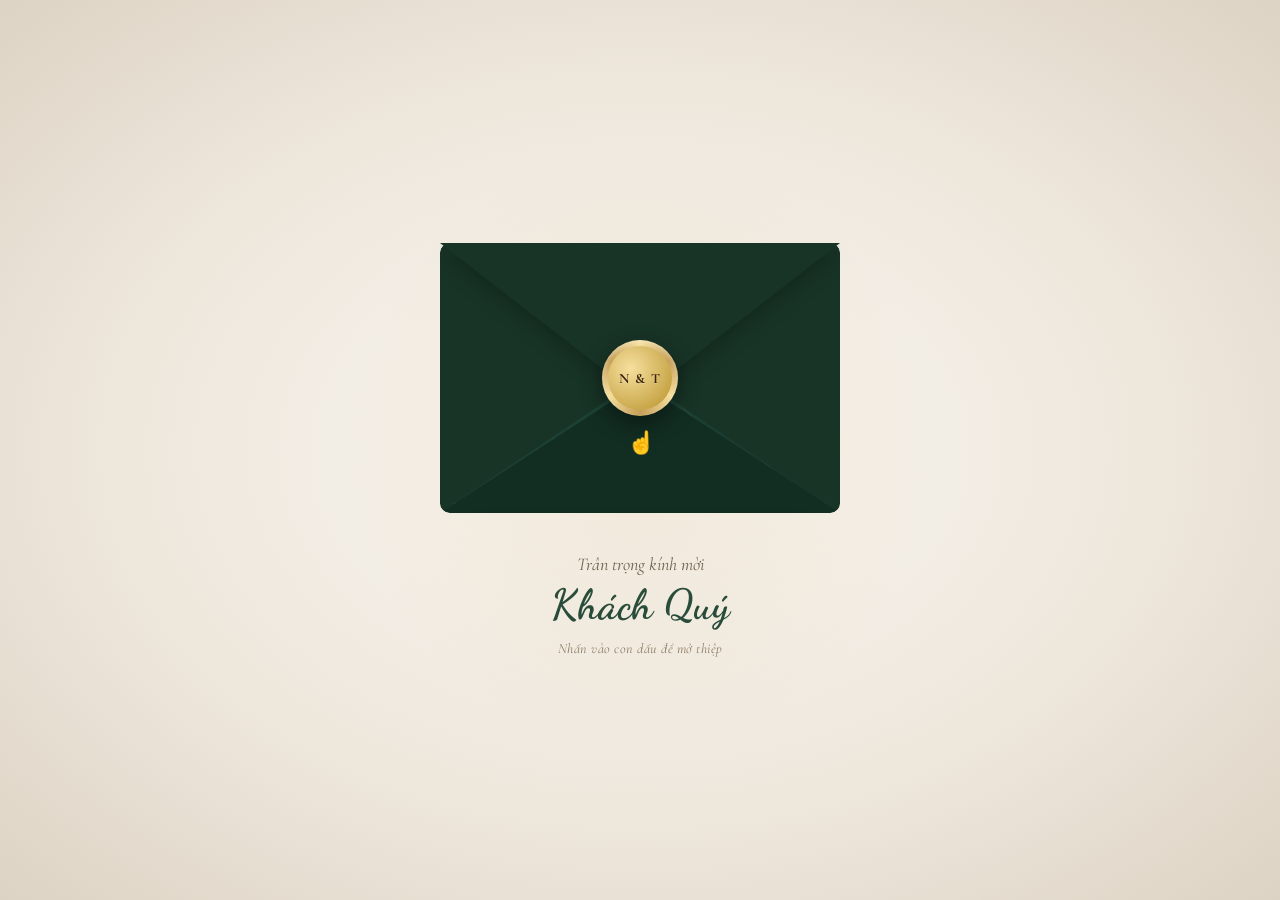
<file: index.html>
<!DOCTYPE html>
<html lang="vi">
<head>
    <meta charset="UTF-8">
    <meta name="viewport" content="width=device-width, initial-scale=1.0">
    <title>Thiệp Mời Vu Quy - Vũ Nhật & Kiều Trinh</title>
    <link href="https://fonts.googleapis.com/css2?family=Cormorant+Garamond:ital,wght@0,400;0,600;0,700;1,400;1,600&family=Montserrat:wght@400;500;600;700&family=Dancing+Script:wght@600;700&display=swap" rel="stylesheet">
    <link rel="stylesheet" href="style.css">
</head>
<body>

    <!-- THÔNG BÁO TOAST -->
    <div class="toast-notification" id="toast-msg">
        <span>✅ Đã tạo và copy link thành công! Hãy gửi cho bạn bè.</span>
    </div>

    <!-- MÀN HÌNH VỎ THIỆP ĐẸP LUNG LINH -->
    <div class="envelope-wrapper" id="envelope-screen">
        <div class="sparkles">
            <div class="sparkle s1">✨</div>
            <div class="sparkle s2">✦</div>
            <div class="sparkle s3">✨</div>
            <div class="sparkle s4">✦</div>
            <div class="sparkle s5">✨</div>
            <div class="sparkle s6">❀</div>
        </div>
        <div class="envelope-glow"></div>

        <!-- SCENE PHONG THƯ 3D CHÂN THỰC -->
        <div class="scene" id="scene">
            <div class="envelope3d" id="envelope3d">

                <!-- NẮP PHONG THƯ: nằm NGOÀI clip zone để xoay tự do -->
                <div class="env-flap-wrap" id="env-flap-wrap">
                    <div class="env-flap-front"></div>
                    <div class="env-flap-back"></div>
                </div>

                <!-- CLIP ZONE: giới hạn nội dung bên trong -->
                <div class="env-clip">
                    <div class="env-body">
                        <div class="env-pattern"></div>
                        <div class="env-left-flap"></div>
                        <div class="env-right-flap"></div>
                        <div class="env-bottom-flap"></div>
                    </div>
                    <!-- Thiệp nhỏ ẩn bên trong, trượt lên khi mở -->
                    <div class="mini-card" id="mini-card">
                        <div class="mini-card-inner">
                            <p class="mini-card-title">Trân trọng kính mời</p>
                            <div class="mini-card-name" id="mini-guest">Khách Quý</div>
                            <div class="mini-couple">Nhật &amp; Kiều Trinh</div>
                            <div class="mini-flower">✿</div>
                        </div>
                    </div>
                </div>

                <!-- CON DẤU SÁP — click để mở thiệp -->
                <div class="seal3d" id="seal3d" onclick="openInvitation()" title="Nhấn để mở thiệp">
                    <div class="seal-ring"></div>
                    <div class="seal-inner">N & T</div>
                    <!-- Gợi ý nhấn vào -->
                    <div class="tap-hint" id="tap-hint">
                        <span class="tap-finger">☝</span>
                    </div>
                </div>

            </div>
        </div>

        <div class="envelope-invite-text">
            <p class="env-title">Trân trọng kính mời</p>
            <div class="env-guest-name" id="envelope-guest">Khách Quý</div>
        </div>
        <p class="tap-label" id="tap-label">Nhấn vào con dấu để mở thiệp</p>
    </div>

    <!-- NỘI DUNG THIỆP CƯỚI CHÍNH -->
    <div class="wedding-card-container" id="main-card" style="display: none; opacity: 0;">
        <div class="wedding-card">
            <!-- Hoa văn góc trang trí -->
            <svg class="decor-top-left" viewBox="0 0 100 100" fill="none" xmlns="http://www.w3.org/2000/svg">
                <path d="M0 0C30 10 60 5 80 30C50 35 20 20 0 0Z" fill="#1E4638" opacity="0.12"/>
                <path d="M0 20C15 35 40 30 55 50C35 50 15 40 0 20Z" fill="#1E4638" opacity="0.08"/>
                <circle cx="15" cy="40" r="2.5" fill="#C5A059" opacity="0.4"/>
                <circle cx="45" cy="20" r="2" fill="#C5A059" opacity="0.4"/>
            </svg>
            <svg class="decor-top-right" viewBox="0 0 100 100" fill="none" xmlns="http://www.w3.org/2000/svg">
                <path d="M100 0C70 10 40 5 20 30C50 35 80 20 100 0Z" fill="#1E4638" opacity="0.12"/>
                <path d="M100 20C85 35 60 30 45 50C65 50 85 40 100 20Z" fill="#1E4638" opacity="0.08"/>
                <circle cx="85" cy="40" r="2.5" fill="#C5A059" opacity="0.4"/>
                <circle cx="55" cy="20" r="2" fill="#C5A059" opacity="0.4"/>
            </svg>

            <p class="invitation-title">Trân trọng kính mời</p>
            
            <div class="guest-box">
                <span id="guest-name">Khách Quý</span>
            </div>

            <p class="invitation-text">Tới dự bữa cơm thân mật<br>mừng lễ vu quy cùng gia đình chúng tôi</p>

            <div class="couple-names">
                <div class="groom">VŨ VĂN NHẬT</div>
                <div class="ampersand">&</div>
                <div class="bride">NGUYỄN THỊ KIỀU TRINH</div>
            </div>

            <!-- ẢNH CÔ DÂU CHÚ RỂ -->
            <div class="couple-photo-wrapper">
                <div class="couple-photo-frame">
                    <div class="photo-corner tl"></div>
                    <div class="photo-corner tr"></div>
                    <div class="photo-corner bl"></div>
                    <div class="photo-corner br"></div>
                    <img src="[data-uri]" alt="Ảnh cưới Vũ Nhật & Kiều Trinh" class="couple-photo" loading="lazy">
                </div>
                <p class="photo-caption">❦ Hạnh phúc mãi mãi ❦</p>
            </div>

            <!-- PHẦN ĐỊA CHỈ VÀ BẢN ĐỒ -->
            <div class="location-wrapper">
                <div class="location-section">
                    <p class="location-title">📍 Được tổ chức tại</p>
                    <p class="location-main">NHÀ CÔ DÂU</p>
                    <p class="location-detail">Cuối ngõ Nghè (Đi vào từ đường ĐH51), gần chợ Đại Quan,<br>Xã Chí Minh, Tỉnh Hưng Yên</p>
                </div>
                
                <div class="map-embed">
                    <iframe src="https://www.google.com/maps/embed?pb=!4v1779871128795!6m8!1m7!1shVw1ZX7FxHx-4obrsUVIsw!2m2!1d20.79030365273665!2d105.9857242743762!3f59.14076421414664!4f-26.032987768683626!5f0.7820865974627469" allowfullscreen="" loading="lazy" title="Bản đồ địa điểm nhà cô dâu"></iframe>
                </div>

                <a rel="noopener noreferrer" href="https://www.google.com/maps/dir/?api=1&destination=20.790194,105.986694&waypoints=%C4%90H51,+Ch%C3%AD+Minh,+Kho%C3%A1i+Ch%C3%A2u,+H%C6%B0ng+Y%C3%AAn" target="_blank" class="map-link-btn">
                    Mở bản đồ chỉ đường
                </a>
            </div>

            <!-- PHẦN LỊCH TRÌNH TIMELINE -->
            <div class="event-timeline">
                <div class="event-item" id="event-party">
                    <div class="event-name">BỮA CƠM THÂN MẬT</div>
                    <div class="event-time">17:00</div>
                    <div class="event-date">Thứ Bảy, ngày 06/06/2026</div>
                    <div class="event-lunar">(Tức chiều ngày 21 tháng 4 năm Bính Ngọ)</div>
                </div>
                
                <div class="event-divider" id="event-divider"></div>
                
                <div class="event-item" id="event-ceremony">
                    <div class="event-name">LỄ VU QUY</div>
                    <div class="event-time">08:30</div>
                    <div class="event-date">Chủ Nhật, ngày 07/06/2026</div>
                    <div class="event-lunar">(Tức sáng ngày 22 tháng 4 năm Bính Ngọ)</div>
                </div>
            </div>

            <p class="welcome-text">Sự hiện diện của quý vị là niềm vinh hạnh cho gia đình chúng tôi!</p>

            <!-- THÔNG TIN PHỤ HUYNH -->
            <div class="parents-section">
                <div class="parents-column">
                    <p class="parents-title">Nhà Trai</p>
                    <p class="parents-names">
                        Vũ Văn Tám<br>
                        Nguyễn Thị Chăm
                    </p>
                    <span class="role-note">Chú rể: Vũ Nhật</span>
                </div>
                <div class="parents-column parents-column-right">
                    <p class="parents-title">Nhà Gái</p>
                    <p class="parents-names">
                        Nguyễn Văn Kết<br>
                        Đào Thị Thúy
                    </p>
                    <span class="role-note">Cô dâu: Kiều Trinh</span>
                </div>
            </div>
        </div>

        <!-- BẢNG ĐIỀU KHIỂN QUẢN TRỊ -->
        <div class="admin-panel" id="admin-box">
            <p class="admin-title">⚙️ Công cụ tạo Link mời khách</p>
            <div class="admin-form-group">
                <input type="text" id="name-input" class="admin-input" placeholder="Ví dụ: Anh Chị Thành, Bạn Linh...">
                
                <select id="event-select" class="admin-input" aria-label="Lựa chọn sự kiện mời">
                    <option value="all" selected>Mời: Cả 2 bữa (Mặc định)</option>
                    <option value="party">Mời: CHỈ Bữa cơm thân mật (17:00)</option>
                    <option value="ceremony">Mời: CHỈ Lễ Vu Quy (08:30)</option>
                </select>
                
                <button onclick="generateAndCopyLink()" class="admin-btn">Tạo & Copy Link</button>
            </div>
        </div>
    </div>

    <script>
        // ==== INJECT ẢNH BASE64 ====
        (function() {
            const b64 = "/9j/4AAQSkZJRgABAQAAAQABAAD/2wBDAAYEBAUEBAYFBQUGBgYHCQ4JCQgICRINDQoOFRIWFhUSFBQXGiEcFxgfGRQUHScdHyIjJSUlFhwpLCgkKyEkJST/2wBDAQYGBgkICREJCREkGBQYJCQkJCQkJCQkJCQkJCQkJCQkJCQkJCQkJCQkJCQkJCQkJCQkJCQkJCQkJCQkJCQkJCT/wAARCAPoAn0DASIAAhEBAxEB/8QAHQAAAgMBAQEBAQAAAAAAAAAAAQIAAwQFBgcICf/EAEkQAAEDAgQDBQUGAwUHAwQDAAEAAgMEEQUSITEGQVETImFxgQcUMpGhI0JSscHRFWLhCCQzcvAWNENjgpLxU3OyGCU1wiaD0v/EABkBAQEBAQEBAAAAAAAAAAAAAAABAgMEBf/EACYRAQEAAgIDAAIDAAIDAAAAAAABAhEDIRIxQQRREyJhMnGBofH/2gAMAwEAAhEDEQA/[base64]/[base64]/[base64]/[base64]/dbuL8dkwejYyAgTT3AJ+6OZXzSaexILC9ztS4nVc8svgeWZkrS4uLiev7LPnuMtvLXZKcr+60HT5q+nw6qqTZkTz42XPZJtS5pjc2S3dvZwVtI1rHTNJ53bddFuD1jmZH07hpbQLRS8G4pVkPjppMp55TZS5RqYW/HLinjppSG6ja3gR+6zU9Q5mYbhx1Xr4/ZljEtjHEHadVzMV4MxTBmudUU5a0a3UmcLx5T449HiNXh9Qyenmex7DcWO/[base64]/idyCW6UcSxelwmESVMli74WDVzvJeZPFldLOZWNbDCD8Lhe48VwKh1RWTuq6mTO5xuS659B+yWsrnO+za1zQNDmH6Ll5VK60/EGJVMpDap7W30YBZP/ABzEoxlZVB4H3Xarm0LW2DpQRdSqiLWl0EhB38x4KSmq9ThXGMT/ALLEWincCAHjVp8+i9MxzZGh7HBzSLgg3BC+Uw1ZzCOfvM8W7Lu0eOTYUYzA4yUgtmiLri1/uk7LcyHugiqaSqhradlRA8PjfsengfFWrcqmCl0FFUMDZEbJEeSB1EAioIooogYIpLogoGUUUQeV9oVGJ8EFUG/aU0gIPQHQ/[base64]/ovTxXdeLkw129UBZS6Ki9TkChICiXZQRNbRKod/[base64]/3y7i7XZo6n9AuOeV3pqGNcWNZHCBcDXING8vU+Kp93lmqMti6Qbgm+XwXoafC4qWBzWMD5g4tjda9383DyGg8Sei9/wt7NvcaKJ1SzNWzgPe0j/DaTpfxK5ZZ6dceG32+ZswWofK1gDr5c7tF16DgurxClc9oN23Nrr6rQ8J07aqVzWg6FhJ59V0uHMHijLqewuTz8Qf2Wf5P07fwSe351xHCKikqHRSxua9umvNasJjJY5haZGtGZ8RHL8TTyP0K+5cW+z1vEFHKYGtZVxNzN/nA3avkzMMmoq1sTwYp2/[base64]/eI3yxExMOuXloutxVwkynw5mI96a1gWE6C53WNOu7pmp/adTVdS2OipaiXlmYzReswriOolaBV0kwic7R+U3Hn4L5FBXcT0VbTtwrC2Oge+z+5dzBmtc6jlqvr+C1nEEv92xGhY+H7lRGQLjqWnUeS6fHHvfbDxjhkc0La1jRcHvEcwvBYvw/PQF2KOawQ1Lmsbb4tG6X8N/[base64]/mcRf6CywcPAOnDn/C0F1+i6XGWGydo6rAPYuc0uIGmci1vk1czCmPdAWsae0qHCFlul9bfReXkrtxzdj6n7K8EixernxmqiAo6M2iaRoXBfUi0w07qqRoEst5LW25NC8/wBhzabBKehZaOLMZJfK66uP8RYWJ46T3uMOdbMRswf0C4PbtMNhswuI+IE/VHDoS3EXHWwN/S4P7qykxOgqGu93mje21m5TfS6DKgMr7NNi4Ivt3/d2x1TpBuLOsNiNj9NfRfM/axwyIHsxWnjGUuJeQLWI/f9F7Wo4xw2geYp5C+Vn3WC9/BTFaiDibh2oh92l7OSM2OW5B8lu9sY2yvzhxQ2KehD2jvB2viCLrocBQPjwiRxlD2ulOVoPwhUYphUrXVeHPN5IxeMn7wGx+Wiu4GjEdFJlcbuf32cm2GnzXXi9vNzTVelKCYhIV6nnFEGyCiA3JRzaJVEDgopNkwOigl0UqYIIjdBRAzD3236j816/DY6r+MVRnByEjsydi3wXjgvewNfFT0DnOzOMN3Ec9l5PyZ6r3/h5dZYuxVUDmU0c7XFpdfVp1BXnpsHFRPeeokcCdibD1XXqsWMdG1jtctyF56KvfX11y18kbHC7WjdeS/wCPXMXpII4qAMigGWIaac+q9KxseJ0Zp5GBzC3LqvnVZxpSU1VLQQsfmjsXB7NCfAkLt4Nxxh8k0WGVUc+Z4DmyxMOUHoXbKyLZNFjwulpqo2YwuB3C9PhDHTPYzMbX0C8hjsr6GufW07HNp3PtYi1/[base64]/l9Ro46PDcIdUVOocXEBxs3wuvneN8Z8ONqrSU8jwTlzsgu358/[base64]/Hz/ANpeEmmxCkxGBojkkBcHW3N9j6Lg4LSQ0tKewGUPcXuHQk7ei+me1nCw6hoYyN5nAn8P2bj+bQvlWEVZM0lK77oEjfFpC3xXWTPPN4uuSlRJQ5r1vCiiiioiiiiAhEHWyVRNBwikGiIKgZRC6BOqBl3+Fqlz55IpJHEBgLQTey8/daKGrdR1LJm8tD5LlzYeWNjrw5+Ocr1uItzQuLCdAuJhvFeDYLMY6ypZFKX2YzdzvJddlU2qicR94aLjU/DtLW01ZBWUscud9wSNR4g7gr50fV9+nTreJKKtkY9tBVzDa/[base64]/[base64]/WvotDK5tNHZ33bFZpZMjiXH5rLw9ibcTweOqYMpJcHs/[base64]/kvoHtaqpJMZoKKGz5I4HHLfQOcdz4WC8nS0jKKHs2Euubucd3Hqu3FjvVebmz/S1BQqL0vKIKgQRBUEKiiioiiiiCAo3QUQNdBBRNAqupqoqOnkqKh4ZFGLucVJ6iKlidNPIyONou5zjYBfO+JuJX41MIobso4zdrTu8/[base64]/wBSpU3XkfaPh8dBh+HYnJMS+Sd1JNc6NcRmYfC9nD0C8WDZe39vrnUPs0w1soAnxDFe1cPwhsbrD0uAvkGA8URCAU+ISFrmCzZSCbjofHxX0OPqSPm8mW8rXqDpzUus1LiFHXNvS1UEw/[base64]/[base64]/gacrfkFm5z4bfSK3iDC8PuKitia4fcaczvkF53EfaJGwObh9KXdJJjYf9o/deISuWLnUbK/[base64]/AIK8/wAJcOUvFTqitqMZoG4ZTSmN0lNUMcZSNdDfutI1udfBea8GUuo9uP5GFm6GAxyV2IRYfh0BqZ3HW2jIx+Jx5BfTI/Z9DUS038RqpKpsLxIIoz2cZcNrjdwHiV4jGPa/wF7PYXUOFuZVysFuxorOuerpDpf1JXyziD+05xbW1cZweOmwunZI15DR2sj2g3ylzhYA7Gw57rvhxY4++68/J+Rll66j039rDFI24nw9w/CbMpKeSpcwH4cxDW//ABK+B3yr1ntR4xHHPHWJ45ET7tKWxwA/dja0AfW59V5N2oK7PO59ZC6nf7xASATc25HqF08J4wxSiLW+8OmjH3Je8PnuFlNj3SLjZc6WI08uXlyKzevSvo9DxxRTs/vMMsLra5e+P3W2LizBpTb3vsz/[base64]/qvQE6WXm+JKeoq6mCCCMvOQ3tsLnmVZZO6mrfSvgqMyV9XKBcNjDfmf6Lr4jE10mo0V3D2EfwiicCc0khu88r+HghVjM4ndePkvlluPdxzxx04lZhndMkDnNPOxQwmjlkkAmkeRdddgAYQRe/JXYbGztNGrEjp5dNlPSRQC7W6+JusGIRhtS59tHNH0XbawEk5bDkseJU3axAjcLrjdXbhn/[base64]/gzFv3XbeaWCt0bh4pWuPotQAuqpmWcCEF1IW97M6wKV8crnZhIGs6nVCllETjmtqNL8k0tSx5Bd/5VFjIpMzI2CaaV/wALWi5I8gr6mkxKkh7Spo62CFxy53MLW38V6/2Wy0+I4iaWoiY15cLSD4sp0Av00+q+6U/DUeLwmlfRCop39yTM0ZCE1avT8qdlK4XY9p8C2yjY5icrha/QL67x/wCwvFMBd7/gD2VdLK/[base64]/JG/glUuqPNKXUQXJRBTJQiEBCYFKEVYGG6cJEzSqhkQlRCB0LIgqFRUCZKEb2VQyISh10wQM1MlCYFEo3RugoiCilCIRoUeSCIQOEQlarGgkgAEk6ADmqPbey/[base64]/ayNe3RzdAjla9pDtiku1kdyUPeWBu605s09AHEiwcD4LiYrwXh1f9o9roZALB7HW+my9CaiaTSGL/qciygMhz1DzIemwCsuu4XvqvmlZwHVROPu1THM3kHAtP6hcyo4XxamBLqR7gObO8vsvuzWtsGhZJYgXW/RdP5co53jxr4lJC+IlsjHscOTgQVWQvtVTQ09XH2dRAyZp5PbdeE4v4TZhzffKGMth/[base64]/6r8GglpBGhGy/d3s8xmHF/Z1g1ZE4OHuUQP+ZrQD9QVvBnJyuKZG1XEmG4fHYxxMdK7zJt+Q+q/JXGtfFinFmLVcNuydUvawjm1pyg/RfoXiniT+FTcRY25wzUdFI2IfzkZWj/ucF+YNQNdTzPVXJpU/QoX0RfukWClKqkcWCzd3aeStdoLnQKpgLnF557eSlDQRW0WsCzRZJEFZsFRVIdDfmowXMY/mJ+iLhcoNIE7QeTSnQ2Me5j2uaS0tNwRyX0HCq5uIUUc4IzEWeOjl87BB8V3eFMS93q/dnmzJtB4O5LUqR7IoI3QWmkUUUQRTZS4Sk3QEOUJugggKmiCCDzail0CuSiCmCQJggZFAFFAUzQlCZq0huSKHJRA10UAilETWuEqbkggGqZKCiEDhMAlCIKB1ELoozURCCgRYN1AooinabL1/s3wRuK4+2eVt4KICZwOxffuD56+i8e0L7H7OML/hvDrJ3ttLWO7Y9cuzR8tfVZzuo1jO3sJZQ1lr3PTqUTO3IGNI/[base64]/ltpb6r1eW8Y8uc1bHDTxkHTNYqu6bK0i7dT0WGEeSLtKujdnhI6BUPdduVzSLbFGndoQrAAeSvjNgqOZVsZ5qC6SPtGApaUkXiduNWqxjkkrSCJGaObqtC+yBUa8PaHDYqOVCOK/Tf9njijP7O67D3yXkoahzWgnUNeMw+t1+ZDqvoHsa4hOFY5WUDn2irqc6X++w3H0JWsLqpXoPa7jDo8P8AcGOOatqnOf4sZr+ZHyXypxsF6X2h4kcQ4lkiDiWUzcg8ycx/MfJeZfsptpU52qUqHUpJH5BfnyU2gPOd2Tluf2TtCrjFh4nUq1nkkFzBYJnGwSkkgBv5ouOmqoTmqQ/[base64]/wAAOp9T+S9xO3tnMjv3b3PkFw5buumCmCPJT5naF5zE9By/14qpzwzPK7Yd4q6rmyu7Mct7deQXExjEOyDYWm1+8630C4W6d8ZttZV9q8AHW+q69KSGjxXmcIa+V+d2117bCMHnxAZ2gxw3tntv5Dms47y6jeWsZ2rD7dFe2GaQXZFI7yaSvS0+C0uHsD+zD5OTn943/wBdFeGSyj71uS7zhv2vPeb9R5M0043p5h5sKokBAN2uHmLL2b6VzfvW9VQ9sg5h46HVa/h/VT+b/HjLcrhM3ey9ZkjvfI0H/KFaLW2b8gk4f9W8/wDjybA09ETG57u6xzvIXXqjFGdTGy/+UJgLaDQeGiTh/wBT+b/[base64]/oV84a3VejH/AIvJy/8AJA0OKbsRf4iPVMBZO1octxzVlmUWL7hUR92QgLYWLLO3LIClAJ7ytZpoqeadhUGhpsrWkFUAp2lWCNBikLPunVp/RW5rpZG9pHpoRqCq2SXGpseaocqzDcRfhmJ0tWw2MUgcfLn9FnfJZqpac8ig7FRUvra6oqnbzSOf8ykk0CSEd1CU8loVXsqnkSOJ5DQKTvytIB1OiLAA0BZtDNB0VrTbdVssSrhbkqLGuBskcbqXQKpSvdlY49AsMLvs/[base64]/1JVj6LQUkVDRxU0LbRwsEbB0AC0kiCEyn4naD/X1UgjJDWb6ZiqsSkBkDRswW9V5svbtg5tRIGhz3XLWjMT1XmaqQyzlzzcudcrs4rNlYIQbX7zv0C4NWRHTyy/gaXfJccu69OE1NvX8F0jcXluRanitmPU9F9QhkZFG1kYDWgAWHReJ9n9IaTAqOPLaR0bZJBb7zhc/[base64]/t6Jt3cua5/EFYBG6ztlyeE6l7qZgJOrdQs3FFcYI5L6aL5+Pt9HL0+Q8X1z67GJGk92PujzXHDFdUy9vWTSfieSEAF6p1Hzsru7VgHorG6DVQAI5AQtxELgstUQtRZoslTayUVjqnaq2G4CZZHXoaGOenzv7S7nANyNvYc7rG/[base64]/Iv3I1WoObdK42BRuq5HWuqMla+4DepVEZ0srK1kjZGOc1zWubdpPPW2ipasfRrgPestw1XOhPeXRjItcLUFrDuuzw1We64kxhdZkoyH9PquMwg81bG8se17TqCCCtSo+jk80Vno6ltXSxTA/G258DzV4K20KF9VLoXFk2CSlJspdBS0RRRC6g86ooSooohMEoRClDIhBFQFFBQIGCN0qKQWNNwiqwrAtIKCKiCXCIKXndHyQODsEwKQGyYFAwKIS3RCBwU7UgTt0VF0THPe1jWlzibADmeQX3Dh/C24ThlLQi14xZ5HN+7j87/JfL+A8PFbj0cr23jpGmc9LjRo+ZB9F9hpWHtWN53AWcljoD7GN8lv/AXLkN7ucfEldKtIAEY/1Zcmvf2cBaN36ei82TvhHAxB5lkc/a526Li4m4ihqGg7scPouxUDUriYqbtbEN5HtaPUrh9en1H1bgOoNVhUGYuY7KLlvWy9pF71CRpHM3r8JXieAQPcgXfGdbA6L3LZWhndcCehXvx9PnZezS18bG/[base64]/PPCbXClBeLO1v5rge0aoNNRyOB1sV6XBKlkwmlYMokle8DoC4n9V5H2q3bht+rwPqvl4z+z6mV/[base64]/JfQsObmlMh2aLrhYTRsw6CCiiN2UsQjv1dzPqbr0cQ92oS4iznarOSxVO/tJj8guVibw4nLsNAug5+RhdzOgXHrpNbLyZ168MXLqNyVyWt7fEmm3diBd67BdSpfZh5lYKBt3yv/E6w9P/ACnFjvI5brF9E4EqYzSCJvxxkgj1uvbWEo13818s4XxBtDicVOb5p2uI12It+dyvpMc5DAfDVe2TTxUZoS29nvb4tdZYaiSeMaVEp8CAVtdVRyd07+BWCplYCRnt56JYjJJVVDb3e0/9AUZXVA++3/tCrmIds5vzWe/Vw9FlXTFRUSNsZLDwCZmnxOJ9VgZMRoLnyVgfKdmlalR0omknukhamyuGh1XJbJUgafVXRy1YOazHeBK0OnmDje1lY0Mya6WXOZiDwcslM/zbqrH1sTtGytb4O0ViJM6QE5J5GDlZy4HEta6nweukqKh7mNhffMdPhK601SxrfjZ/3XXzT2sYo9uGsw+N7gZvtZOV2g6D5/kteokm6+fcPvLQRcbrge1X/wDDh3/NaPzXZwZ1nu81zvadB2/Dj5P/AE5GO+tv1Xz/AFk997wfHg4tu7mdArYW2OdxBcdlVudVbGfouzxtATA2N0gKN1qCwO6q+OofHSVNMwMyVLMr8zddNjfwWO5RDtd1ZRgfRTsJ7mYDmCkaTqDoRpZdQvuNUsscMo7wF+oGqmhz0QtIo22+M/JKaU2OVwNk0KhqhZWR08j3WtYdSrxRm477U0FhiLy1jGuc9xsABck9AF9d4J9h7MRoXVvFM9RRue28NJE4NcwfiebHX+X5qr2P1fDlBURwto5ajiGYOcyaVgMULR+HXTTna52X2WLDop4w+rPbuJza7X8lw5M7Oo9nBw42eVeRwvgThTAMAqKKChpMVxIZnxzVbRme/wC60m1mtHgNV46l9h2NV1Q59VV4fRQudmyRF0haCdhoNvEr7TFRU3wxwxxjo1oCvZDUPlbT0cWa/wAczvhj8OpPgsTky+PReHjvx8+wj2IcMUUjW1sdRiElxczSlrT/ANLbLm+2HgnhLAuEo6uhooMOxFs7I4hDp2wN8wIvrYa3/dfW8Rw51NA2SOcGYODbyncE628ea+O+3LgargpW8TRYhPVU8ZDJaeQ6QA6BzPC+4WsMrvtnlxx/j3jHxR41spJ3RZRgzEuKV5zElel81WRddLhmHtcdpARo1xf8hdYWxmwJXb4PYDjN7fDE8/kEg9wTcLwvH+E9nPHicY7slo5P83I/L8l7lcriekNdgVXE0XcGdo3zbr+61lFfMIhnVoadbrIHEagp2zuWEbGMvoAtMTTENN1hgq7OGZuhXUY9rgLFWBqaV7ZWuOnivodJP7zSxTA/G0FfO3PtYAL1vC1YZqV9Od4zceRWoR3ULqIXWooqIXUJU9gqJUb+Kg84CgSgopFEHVWBVpmohwmukBTBRTIpbooCilCKApgbFKEVYHDrlMqwU41VRDujyUtrdFACiNlERsgITBKEwUqnA1XqOAMO98x1tQ5t4qNvbE/zbNHz19F5dp6r6pwZhhwzhyN7m2nrT2rutjo0fLX1VSvW4TCZi3T43ZifBdWvlvljHVU4TF2cbnnQNAaFXUy2c6S+wAHmued6awnbPVTWIbsAPquRVy53FbKp1m+AC5Mz99V49vdJpmqnWYVVQMPZs6nvH1SVjjkyjc6BaGvbSxPmcO7EzN522C9HBO7Xn/[base64]/e2L0UgzRWXh5esnt4u8dPzsQmabLt8VcPTYNiMzmtLqZ7i5jh92/[base64]/GQxoEjg4DmFZdNWS+3s6KWEODHSdo4Hul5uV5f2ywYnifBVbSYY2KTs2iaqYXWeIQbnKOZ0v5AriT8RNp8Qp5AZXUrZGma2hyA963ovSce8Zvwfg6vrKXDXdnVw9jHeIk95tsztNAAb6rphHPlymtPy4bMZYc9UI4+ZUa0ude2g0Ct2Xsj5QO0auvwd/8AmH/+w79FxpHXdZdjhA5cYt+KJ4/JFe1SkAgggEHQjqmKC0r5PxDhb8HxOWnI+zJzRu6tO37LCxt17j2hSQClpY3R3qC8ljvwt5/PReJYHX0XKztDtB0AC0Rsn3a+w6JYSeYC0tdfQKyCyGR7RaSx8V6PhJ/98mtsY/1XmhHrcklel4PZeeof0YB8z/Rag9SogotKN0FCgSgKl0LqIPOqBBxUBWVMmBSBMEDApgUiYFAyIS3RCgKN0AogZG6UBGyBgU7Toq0wVgdxsLqApb6Ig2CqDmCIKRML6dEDpmpAnCVXQwTDTi+LUtELkSyAO/yjV30BX2jKPeIYGgBsYzWHLoPyXg/ZdhgkqqvEpB3KdnZtPidT9B9V9BwWM1lY6V43d9N/[base64]/BOQOQWKaqq6UF8k5awDVzjYD1XVmcyKLNJc2Gw3K5VTTOxFzPfGD3Zjg8QH7zhqC/rbe3VS34m1bp6qQ/47vmgJakf8a6vn7N1yBzVcUbXk6ppdjHLUuPx/RXAzH4mtPomjblBVgdbktaTaNY8j/DZ6hO2mkcQLxjybdGHPI6wNgtzIjGNBcqpayGiqMvdlaB/wC2Fz65tRA0n3og9GtA/[base64]/bz3g/T5rmTh4C9JiHs/[base64]/[base64]/BuFKWnOk9SO3l6jNqB8rD0Xs8DpxR0AleNSMxv0Xn2N/iWJNjaLNLsoHRv/heqqSAxkLNjbTwVrLHWTGOme8/G6/1XMifkzM6aLRWS9tOWN+Frso8bb/VY2EumlHRxXm5vT1cHtRXM7RpXDkY5rsoBcSbADmei9FI299d1yanNSzsmA1jeJB6G/[base64]/NShZI6IGUNLzztZbHtdGzNlutz/Wb/[base64]/DL1p7LnNbd33ZvRVvgA3AXG/wBo+kTvmkdxC4nSI+pVnHl+k/kw/bsikY4asCSSggI1YPkuK7H6g/Cxo8SbryvFvG+KYZNFDSviBkYXOLm3I1sr/FkzebB7megoiO/FEf8AM0FcivruHsK+0qJKOJw27rc3oBqvlFdxNjGI394xCcg/daco+i5ZGY3dcnqTqtzjcsuefI9/i/F3Cz2PihwhlWXG5PZhgJ633Xiq2ugqH/[base64]/D/wBqjmsIsWtN/BB9NiOaKN3VoP0TFUYfK2ehp5G7Ojb+SvctrHhePapsuIQU4GsMd3H/ADcvovORvyrocUyF/[base64]/RRFcDCMp1uB9SqmuaKmYNcDZ1r/mtBl7GJ8wFyB3W9TsB87LmxgQyOYDe3PqeZ+a48/p6Pxv8AlW2wdzXPxKIBua1wFticTZCuhzwEhtl5Xre0bZ8EUrNY3sDmnqCEly92UHkSV8gZjeI4XWSe6Vc0bQ74MxLD6bL3GF8R+8SBkhtMwd4cndbL1WXUr596tju5nQF7s513v0WR9UHP0KaoqWyRF0brg/Mea4gq/tH3Oy555+LeGO3pa+vyiF22WIC/W5SUUxlOa++nzWORzazhp1aL9xttdNnWWbCX1ENGx0143VTO2a52zWHQWHXS655c2s5J3ubWYdW11MMpoqWd8wuZHXaCTfTqurBExzrm5PmvMVeJRUcV3TFobpe/Pp4paPHasxFz4tPute6xt10XXDkkmqxY9fNiDKUWaztH7ZW6pqXEamVv29FLHf4XAd0/[base64]/wDV0rU6eRcM4ljOzmlefPdcQeWi9A0/bW66Li1rOzqXjkTdRaqUS3Rum02a9kCULqIsG6+dcWVJqscnG7YrRj0Gv1uvoZeGgk7DUr5VWT+8Vc03/qSOd8ys5ClEC6gTtC5hcniplViCoTKVLJiFGqBbWR0TWQyqggK1qqCtbsrAyN7IIjdUQlEdLIgIoIToq2943Re7Wyl8rR4oPbcK10c+Gtp847aAkFvMNvoV15pmQRPlkNmMaXOPgAvmMeIT4ZiMVRTus9o1HJw6Fe0xbEmV3C1VV057r4rEc2m4BBVlI8NiNX/EMQnrA3IJX5g3oFIQx26oj71wVY3uuCwNGRreaYG6DmXGYINWh6LhCPNWyvt8Ef5letXneD4rU1RLzc4N+Q/qvQ3WobFRC6l0XaFRRRVlFFFFB526iCIWW0RBsgokKsCiDT4ooDcpr6BIjdUNdFICnCqCEwShS6imRBSgoqBrogpVEFgKISAprqwev9nOFe94u/EZmZoMPb2mo0Mp0YPzPovqfDtKZ6iStkuQw2bfm48/9dV5vhzCXYHw7SUbmWqqs+8TN53do1voLfVe6hhbh1E2IWvGNfF5WmDTTB0zj9yMWHmuJDI6oqppz1sFqrp+xpngbk5SfHn/AK8Vno4/s2CxubuKDVJHmhjbsS7QLk1Dh769rRYCy7csTwwva0uawZdOXUrgykmqB2uLLjzT+rv+PdZt8G4WyRgdCfKyx04K3bxkLyx7K+c1cT3Ys+FrXPc6UANA1Oq+jYJw1FT1AlqB29S++VgPdZ5nmfoFyKDD2jEpZmMaJZHWDzyC9vR5KODIx+d5+J/M+XgvXhluPDyY6tedxAPweufRzf4VQ37GT7rnDW1+trrzFRW5JZGg63C+jYlhDMfw6oo36ZmFzHjdjxq1w8QV8ZjxKSrwejxOriPazmSP7G7sz2Oym7RqOt/FfO/O48vCzH63wcuOOX9/[base64]/ePgvrWH8MM4bayHte3lcLvktq53inB559305457daljdBA2wOQG1/RaTPayWasom0UVNDMH1F7uA+qrbG6T4ATy0XuxzmXWNW42ezvrOwb2hte/[base64]/B8qxzhuqwmbtmNdJT3vmA1b5rzOMR94SDyP5r6zQUgqKcxvLzfqVxca9nzayNwpZDE/Qi+oWIr5eFF1cW4ZxTBXO95pnGMf8AEZ3m/wBPVcrkgiiiiuxz+IKv3PB6qUGzizI3zOi+akWXt+OJsmGQxg/[base64]/wBf6Lqqiji92pYoR9xgar1oqKKKImkUUUQRTRKSpm8Cq1HnkQlRBWFFRRRAbotOqVEKh1FAdFFAQmShMqgqKBFUEIpQUVlRCKF1LoHBXpOAsCbjvEEQmF6Wm+3mvsQDo31P0BXmhbqvrnBmFfwLhYSvbaqxAiR3UNI7rf8At183LUjNr1GEtNfista8fZw6t/[base64]/DI6UGY/[base64]/c62OvgqqfiLG5cXlxOeoNRisrSBO8ZnQeLBsw20BG19F7Pgf2X4rxRM2sq5JKWkkOZ9RL3nzdS2+/mdPNZtvJdYxL30+h+zbCMOrsMpuIYKGkirahhbK+KINOcaO267rVxVLWMxBtHDFN2fZhz3gGzyeV/AD6rrcNcP/AOx7pMOp7z4drIyQuGeI82uHO52IXdfK2Vvc18wu3J+P/Lxfx3p34s/C708XhdFJGA4xkE9QvTYcwiF4N9DprstfYMeAHsy3NrgJ4KMxNeOrvot/j/jY8PWPo5OW591T2DIzmAsx/cePPmuZFCKeoz2tI02Bvsu9JAOyLfBcmdlpTpvuvRlHKV2YKlz2gTNsfxDmtIiY5t2kFY6Z4sA4XFlqZHkeHxnQ7gotjFX4e2WNzSNCuHRYK/3iWOR7TDYG3ivZPiD2rk1Tfc5HShheACC0c1qdsvIVkFNTV3Z0zLNHxHqVpY2NtjIQL8lvfimHyGxw+Rrjv3AraX3eR2ZlC1p6vsD+qy2wTUsFTEb0xe22q8LxB7M8Nry+ajElFNv3QCx3p+y+rlri3LdrB/KFndQNINzmPirMdpa/N+J8HYrhznXi7Zo5s/ZcN7XRuLXtLXDcEWK/TVbgOdpkY0E8xa4K8ljPCFFXtLamlaxw2eG3/qPRLgnk/L3HFayWogpWG7ogXP8AAnYfJeZC+xcZ+wjEhJPX4DU+/[base64]/8LUHqLHdQkhS/JSxK0qc7I7KKXQS6h2QuoTdEkBRRRFeduiEEVFFFC6IUEUUUVgZqZICnCUFTMUEQRzSBgbhEIDqmRARuoUFQyKUFG6yru8HYH/H8dgpntLqeP7We34By9TYeq+10sHveJgOA7GkGZ1hu7kP9dF5H2cYU3B+Hn4lK37ar+0tzyDRg9Tc/Je7pIf4fQASH7R32sx/mPJbjBMRqSHht75e+7xPIfqudI/sKN7r9+Tmq+3dWTyXOmci/Ujf9vRVVsglmbG3Zuio1YbHcDqdShW1ZljqWRus6V7aKI/zONnH6n/tRkqRh+HzVZGrR3B1ds0fNculjlkxfDMOY18ppbTzBupMh1/VB9Jp6SPD6eOGJ7MkbQ1rByAVdSe3ifHyc0g+osrI6GoLRmAaPEq9lCCLufpzsFnLsx6eGjOQajXZQ1OU6JaiVolkYw5u+dfVISyMXkIb5r59j6sCpcagxFrbuY8E+S08dcfxcO8OtpaGUHFK4CGIAH7O+7vRcyTFBUN92iDG768yvnXFdNWYfi/vzmPqXTAR02Y3bC62o8L738088sZqOH5WH9PJirMXdDiVLhlFCZ5IWueM2zX79o/qb97ztyCxspwakwUl5qh/dmqiLho/C0dT8yjRQxRGWFrjM9+tXUt0zu5RtPID+q+yeyrgZsMTMcroGNc8f3WMjRjfx26nl4eaxhjeTLT5slpvZ37JaelY3E8dpxm+OOjdrb+aTqf5duq+lRVTWl+QtDjoOjGhZ8UxWOmpXRwnO8nKLbErBHnpqVrJXXlfrJ+gX0McZhNRuYyOi1z6yUBodkab68/ErqwUuRguuXh9VFG2zSL8yurHUAi5XaRLVuQDZEBBrwUS5aZRwGUrm1sNxnA2XQc7YKpwzBwPNFU0/[base64]/RfX5YA46hVe7tNxYJrcXen4A4m4WxThLFZMNxWndFK3VrrdyVv4mnmPyXKC/dfH3s2wfj3B30GIwBsgBMM7B34X8nA/mOa/G/HHAuL8AY3JheKxdTDO0dydn4mn8xyXDLHTcu3nlFFFIoOKRu6chIPiCgcKXUKW6gKhUulugBJUzFEgFQBUWslcNES+/KyrATIITdK42TJXC6AwfGtRF3LG0WK0sdcAHTx6KweswLCO0w0VEjLh5JF+myTEpMKw6I/[base64]/aVWjBz7Jp/8A2d9AFUr3NFTxyVEUDYw2npWh5aNhYWY30Gqr4lxU0lIQzWaQhrR1cdv39Fup4jR0oEn+LIe0lI6nl6Lx8tT/ABniPNn/ALvSAvvyNufzt8lpl2KWMUVM1pNzEwC/U/8Am6ppwZJi7m4pXzF9M06gzd4X3DeQ+Ssgljo4Jaqb4Imlx8fBQbpaA4hVU0T3FlLTHtHdZH8gPAD816bB20tM5wgiYxz3ZnuA7zz1JXl+Ha5+IYfHNJ/iEkP87r0eGN+0c7oLKj0l3SG2garC9jAOduS5rZHfi1WmKAuGeQkA/MqDwWJU4oaqpa3XLI4jyvf9V52qxKSrOV1rDkF0eJsW7fEagxHIztHAi+1tLfRedlghxGIhkpb0fG7UFfPutvrYbkm1WJw1UTBV0Te1fGMwivbP5eK2tmouI8L74LopW5XNPdcx3MHo4Kum7WBjYql4kds2S1g/[base64]/NEHZJdM1BmqAWPDgpnuFbO3Mw2GqxRyEOylYyajQJCw3C2Q1AIGq591GyljlFdtsge2xWKspibvaO8EIZr21WoOztsdVuMqaKQWHyW6wtdc1392lz2OQ6O/ddGE3bvcKZT6K5Ize6Zjsg126q1zLjVIWclN7CvAeNNVSGa7ap3EsJAQYe8qFLV5bj/gDCuPcFkw/EIAXbxSgWfG7kWnkV68s0VW26mx+BuO+A8W4Axl+HYlE4xuuYKgDuTN6joeo5LzYX744+4DwvjvBJsOxCEODhdkjdHxu5OaeRC/[base64]/svwD3fD34nKw9rV92O41EQO/8A1O+gX0J5bTU5BIFrve78ytRiuNxbi5o6IxsJE092gjcDmf0XAwSmIo2st365+vhE3f5nT1WHE6yXHMVs29nODGDoL6fuu9QlgZNUR/4bAKeD/K3S/qblUXTHtZtNhoFzuI6p393wyM951pZR/wDEfr8l0YMjAZZXWjjaXuPQAXK87RVLqquqcTmAuLyAHl0H5BB6vhZzWy1NK3UQNjbfx1v9V7GhjIjGUEk8l4f2fRSVU1YACXOLCXH11K+hsc2BuSPV2xcg008bYrGTvPPLcBbC8MaHyb8m/uskRbBGZJTryXyz2je0qSVz8FwV4klku2SRpsLc9eTRzPNcuXkmE3Ut05vHnFmE0vFBhw+OWokmJdN2IBaHc3D+XqeuyxU89BiTjNSytjmboXxkfJw/[base64]/[base64]/nvxZwpinBuMzYTisJjmjN2vA7krOT2nofpsuG8WJX7o9q/sqw/[base64]/nZaeuAeLjVkI+H5nX5LUSvcYfTR0sDWtYI2NaGtYNmtAsAuFxhihgpPd2OtJN8Xg0f6t8136mZsTDmcAGi5K+b4jVSY3ixyXOd2Vg6DkqyNBDJDSPqm/40zuwh/zHc+g/NelfC2miipWfDEAPVZKeCOTFGRR60+Gx6n8Uh/19FvpozUTG53NyTyVHO4jqPdcMZTN0fVnXX7g3+Zspg+AVVfRxU1OwNdO7PJI74Y2Dmf25paShl4u4gkkYS2igIZnto1g5DxO/qvoUEcFJCIKZuVg58z5oFwnDaTAqP3OiBJOskrh3pHdT+y60DWsb2slutis9LGHHM74ea+a+1b2nR4dE/CsNkzPd3HuYblx/C39Vz5OSYTdZtD2l+03KX4ThL+0kf3C5h+LwB6dSvljfeJhNHTyta461dc/4Y/5W9SOQ+aeDDnU0T8QxiYxySC7mg9634R0HUqqllOOyZzEIMIpXWbE3QTO6W5jmevqvm5ZXO+Vc7XVwuOHD6JvusclpT9nmF5Jifvu6k8hyC+u+zn2Uy01RBj+N5o6xhD4YAdYvE+K0ezT2eCg7PHsZhBr3jNBA8aUzTzI/[base64]/[base64]/HKekeD2AvJORyjbuPM6D1X32BjaeEENa3but2HQeQC8d7MuGm4XhLaydlqmrAkdcatZ9xv8A+x8x0Xq62rZBG+WR2WOMEkrbDgcYYqYKcUjXd+XV3+X+v7rjYI1lFHLiMo1a05P3/RYpZJccxRz3nKHm5/kaP2C2ygV1VT4ZDZrHuBf/ACsH9Pqk/wBHWwqI0+FNe8ntqt3bPPhyXVioppqJ8UBySVHczn/hsO587beJWWMCqqQyMWaLNA6AbL0lHEGWAFuSofDcPp8Lo46SmZkiZ8yep6ldGCBrnbXCEcF9wuHxlxXFw9RupqeVjayRvxXv2Q6269AsZ5zCbqW6cf2kcefwiI4Lg7XT18oyuEe7Oo8D1PJfGnMp8FmdiWKStq8S3axpuyDy6nx+SuxXiT+8OgoA6WeU/ayk3J8XH9F5upilr6wUoLpH6GV41JPQL5+WVzu8mN7XwuruK8RvK8tgvfwA6lfbvZRwRHWTQ4tUQZcPozakidtLIPvnqAfmfJeX9n3AzsYrG0DGllPHZ9ZM3k3kwHqdvmV+hKSngw+mjggjbHDE0MZG0aNA2AXo/G4vK+d9I1lwjbc63+qzVtZ7o2/[base64]/EN/Nacy5TyaSpDtmnQrotcHC90sFl9U11XdMFAwKsaAVWAmboVLFgyR9oNNCNllDzG6xvdbiFmqY81zzCQpwWzMLTrdfn/+0L7D/wCPU8vE3D8A/icLb1EDB/vTBzH84HzGnRfdYpDG6xWx7GVMWV2oS/pNv5oFpBsQQRvdGy/QH9o72MHBaibi7A6cikkdmroGN0jcf+KB0P3vHXqvz+uWWOq3LtEUFFlTAphskTA2CBkwShEFUMDqvcYEMuFU4/lv9SvDDde8wtuTDqYf8tv5LWKxrujdIitBsyl0qNigKF0VLIIHIk3QUQDVEKKKiXUUQ1UHngiErSmCwpgogiFQwU5oAo+qKIRQRRBBRSo3V0CvRcD8O/7R42yOVhNJB9rOeovo31Onldeea10jgxjS5zjYAC5J6BfduCOHW8NYJHC8D3mT7WoP85G3k0afNIld51oIrNHgABZeO4xxYgNoInamxkt9B+vyXocVxKOkp5ah2rYxt1PILwdH/fKiavqzmYw53fzuOzf9cgte2TNccOpMm00wBcebW9PVdLh2n7Onmr3/ABzExRk8m8z+nouK1s+L4i2FhvJM+xPID+i9Z2be1hpIBaOMCNvkOaDrYLBZplcNXGw8l2+1ZTsL5HtYxou5zjYBcOrxugwGD7Z2aQDuxtOp8+gXh8Xx7E+I5hGHdhT7gbNaOvj5rhy/kY4dT2zcnpOKPag2jifT4aRn5znf/pH6lfIK/FsS4hrA2LtHumflYL3dK4+PTxWzEzFVPeyEOFJCbPkPxTO6L01DgEnC2H+/4hTuhxGpZlhjc23YMP69fQLyeVz/ALZsvJ1lBHgdO6GMtlmGjpNu0k5keA2HgCea6XBXCtVVywthj7WtqXdy/wBXnoAslDSScRY4+KxFFS27Vw+8eTR4lfoPgfhdmB0nvM8bW1kzRcf+mzkwfr/Ra4uO8uWr6+o6/DPD9LwzhUdFT94jvySkayvO7j/rZdKSZsTDK/Zuw6lAvDWlziAxu6yFzqmQSvGn/DYfzK+l/[base64]/Rax7R1A5MCqYndo0OBvcJnXBCmlXC6saq2m9laNFkNe6WQc0QUHahTTUYqiMXuE1LKWmxTzBZjdpzBbk6StVfQQYlSSQVEbJI5GlrmvFwQRYghfif24eyCo9nONGtoInvwOreeydv7u869m49Oh6acl+2aWbMLOXP4q4Yw/irBqrC8Sp21FNUsLHsd+Y6Ebg9VizfVJ+385VF6/2nezrEPZvxJLhtUHS0sl30lSRpNH4/wAw2I/deQXKzXTUqJxsEicbKKYIoBFUEbr6DStyU0LejGj6LwELS+VjergF9DAsLdNFrEiKKKLSijdKoge6W5QUQOFEiIQMhdC6KCEoWRQ9UHngmSBFYNnCih+G6CKN0QluiCqHuiCkuiCge6g1Sgr1XAnCR4irjPVNIw+nP2nLtXfgH6/1VR6H2Y8H5yzHa6Pn/dGOHzkP5D5r6RVTCGPI3fYBNG1tNCGgNaLABrRYNA2A8AvN8QY37lA58bvtZLsi/l6u/QLXplx+JMQdiFazDacl7Y3Wdb7zz+37rBicsdJGyhhIIi+Jw+8/mf0Qgd/DKT3p/wDvEwIj6tbzd67D1WXDKX+I1f2htDGC+V3Ro39eXqpaO9w3S+5076yQfbTN7l/us6+p+gVr8QmZL2VG0vmf3QQLkX6K5wNXLlgBbG+1vICwHlZNV9hh88LIHAzRm5Y3V8jyCGj6leLk5s8p5esf/dTTBVYdFh4bLW2rK+Q9yAHM1rjtm/EfDZcjE3SSukomS94jNVzj7g/C39PmutWRzUMvfcJMSmaQG3u2BvMk9evyS4Fw+MWl7MhwoIXZppDvM/p+/QLxYeXJnqRPGRl4awGF1sXrWCKgphenjds4j758OnUr23H802NezKGroonSzMfC+Nlte/3LfNwv5LznFOINlnZhVPZsMIDpQ3bTZvl/rkvY+zDE3YhgdVRBwElPI6JjnC4Fxmabc7En5L3cdxtvFEn6cb2X8FR0ELHytzsp3ZnPI/xp+bvIcvRfUW2N76Abkqumi7OCOEue90bQ0vebk+JPVUTzGoeYWEiFh75/Eei9fHhOPHxiyGfIapwda0DT3R+Mj9F0aClJd2z9VRSUxkcCWgNGw6LrMAa0NGwXaTSWn5Ipbo3WkFRC6g2QME7dwkAuVY1QWCyKATLNWC3eysNiFWNCFYNTdKGCh21R2SlQK/[base64]/C8cnNPNpGoX9GWOzNXyn26eyCn9oWDe9UbI4sYpGl1NKdM/[base64]/jeJS1c92UsQvr91g2Hn+pXS4oxF7om0zD9rVG5A3EYOg9T+S4mKO9wpmYew991pJj1PIeiuxmxCtNfVueNGnRrRsByAXbgpPdaemoGi0tSQ+Y8wOQ9BcrnYFRskldVzi8UAzHxPIepXYwfPXVlRWP1I7o8z/T81B2qURxiWqk7scTSfIAfsmiAwbDJK6eJpxKsPaEkAuiB+Fo6WC2QUQmMNMRdgIfJ4ga29Tb5Lp12CwYpdznvZJlIaQdAeRsufPjnlhrAjw2H4bUYviApI3EzTd6ebfs2Df8A1zK9ZjM9Nw1hBjpw2NkTS2MHcutck+W5PVb8AwYYFRPDXMfVTG8kttPryC+f8WYl/HsZhw2B393uWk/8sauJ8/1C82OH8HH/ALWa5XaSRYe+tkDjNUHOBzt90fr6r61wJw47hzB4hKP75PZ838pOob6X+d1Vwxwrg/[base64]/xtdUFpVrHarPdWMN/NBrY7RM4ZgqWv0VzdQsjnVUQcHC264kjcpI6FekqWgLi1kOSS/[base64]/wBjzcXo5eKsGpv/ALjTMvUxxj/eIhztzc0fMadF+WGjRf0nqKdtTEWOAK/Gft+9lh4I4gOK4fDlwfEXkta0aU8p1LPAHceo5LGWO+2pXyZMAhayLdTZc409HwtBZk8xG5DB+ZXeuseGU/ulFFH962Z3mVruuiw11LpbqXQNdC6F1EDXUukuimwbo30ShRTajdRRQKoKiiVB5+56oXKl1LrKjmRDrpQoho+yl0BtdEaogr2/sy4YGL4kcSqmZqSjcMoI0fLuB5Df5LyOF4bUYviMFBStzTTvDG9B1J8ALlfoHA8IpcAw2Chp/wDChba/N7ubj4kqyJa3/wCGC53xFcytna67HOyxtBfI78LQtVZUhgJvpY2Xm8blklEeGxg9rUkPm/ljB0HqtI4zawPnnxqobYE2hYfk0f68VxomzYjWFzrudI65PVasaqmzzspKb/Bh0BH3jzP6Lp4NTMw2ndWSgFzR3WnmSoJiZZh1KzD4/iFnSH+bp6BdzhqkMdBCXDV15T67fReTaJMTrmtF3Oe7dfQ6KERhkTbANACTsdGjiDAXHc6roQBzjZupKzU7DK5rG6krtQUwhb1PVaHmeN8YbhGFe6xOtPUNINt2s5/Pb5rx2A8L1zcTkbUsa2rqQ0Bt79nGQHXPQ66jwX0Gv4Sp8Rx2DFJpnOZHYvgcLhxA7tugvqQuyymjfU9uI2dqRlL7C5HS68+f495LvK//ABmez4fRx0tNFELlkLAwF2pNkAffKrtnaxxGzB+I9U1ZJo2njNnP0J6DmVfSQAZWgWa0aL0ybL00wsvqRotzNAqYmjpstAXRkwKO5QujdAdlMyW6l0DBON0gKsagt8lL3SoEqBgU4Kq22TDdBY0qxpVKsYdApRpb8CV2ouiz4DdLmFrLKqyq5e/E5vTVWHRJbUgc1oZY3XbqrGmxuqXDs3kJ2uUi1qY6yvY9Y2OVzH2TSLpRnb4rmVrA5uvJdIG+yy1jLg6JBxHCxSlWytDXWVRXPKNxInWdZaozosRuCtMTgQFYNkbrG66tM8PYuOw3C6FJJl8VUrcdlixCHNHfmt24VUzQ4G/RXFlxYjbQ7roUTrG11hmj7OXwV9O+zgV0vaOq1NdVtNwCnXNUKqcrSVWUCIO2RO6rcUEunDtAeYVRKGYjZUb2PuNOa85x5wlQ8Y8P1eE18eeGoZluBqx3JzfEGxXappdSDutWkjSCAVJ1R/PDivhiu4Qx6rwXEWZZ6Z9sw2kb9148CNVhwyDt6+GO27gT5BfrX+0B7Kv9rsG/imHwg4vQNc6PKNZ49zH58x46c1+WOHo//uRzCxax2/IrnljqtyvTKIkIKtIEVFFBEQgiqIoooppdiEUAirpARUUQRRRRB5tRRDVZUQigEUERBQXp+AOGDxJjbO2YTRU1pZzyd0b6n6ApEr3Xsw4U/hmH/wAXq4rVdW37IOGscR/V2/lZew7YVEjpgfsIrtZ0e7m7y5D1VeIVLnPjw2n7skg+0c3Ts4/3OySoIAbBEAGMAFh+S2ypnmBc6aT4GC9uvQfqvMYxiLqJkr962r+bG8v9ea7OLYhDhtO2SUg7mNnN56+X9F4+NkmIVT6qocbuNySn+CzCqAu+0kBJJ0WrGapuYU8R7seht15/stQe2ionVJGVzu7E08upXFhY6qn1va9yUv8Ag7/CdD9o6qkHwDQnqvUUE3b18sbR/gsbmH8ztQPQD6rm07G4dhrRIMgymWTwaNbLqezqmkq6KbFagWfUzveAfl8hayD1uHUfu8ed477votwF1UX5RdWNdlbfmVQZNso35ote2FhcTYAalI3V2Y81TOTNMKcfC3vP8egV/[base64]/QLdBIARquZG5a6d3VaR24nZmdUxCzUsl7LUdldMOXWx95UQOXQrIg5lxuFzG9163EdiB2ZoVt7FY6V9ua2XWaoEpCbpiUpBCgQ7qt+ytKrcgqcbIZkziqzutAtcWuvstUE1jusZKjHWde5smto6dTCKiEjmRovyl7YvZx/[base64]/MnkB1X2/BsMpOCMAZC0tklvme4Cxnl5nyGw8AsfBHCcHC2HmoqSz3uRl5peTB+EHp+Z9FpbKcYr3VcoIpKfRjTzPIfqVqRm3bZRMfTQGomN6upOZ19wOQVdXVQ4fSSVEzu60E+LvAeZ0V8jszTPLccgBufALx3EFdJilWKSMjsond/LsXdPIKo50lRU4zXGeoPpyaOi6dDB7zKIWaRj4j4dVkZlYOwiGg+I9VuqZP4XQCJptUTi7urW9PMp6GLF633ioyxk9mzusHQLpcN4eHS9rIO6zvEdSuLRQGee5F+q9ph0IgYIgB/N/m6eikBxKllxeeHDIiWmrfZ7vwRN1cfnYL39HTw0NNHTwMDIomhjWjkAvP8ADFLnfNiDtTJ9lF4Mad/[base64]/[base64]/ePMrJheHe7R5ngB7vi6/5f3V+I1QYz3dpA0u832HRVHOxvEyyJzojqe5CPHm7/XgvNFogjEbNZHbnmtNdWGaYvGwGVgOzR+5VVHTmV7nk2aBdzjy/qpsX0UcdJGamUXaz4Wn77uXoubVTy1tQXvdmc47rTidS2R+SO4jZo0HdLhtI6aUab/knsjq4NRmJhmt8Js2/NxXeZTvMbYYATNK4RMPQn4neguVmpowzJENmDNYdTsvR4DROnnfKwZhEDG3xO7j+Q9CqO1R0sVLAyKPRkbQ1oHIDRWuGY2CqbmZcFXwtLyOq1tF0TMrBpsnlk7CEv58h4pg2xDVQP7zWBoF2Ran/[base64]/4Sg4mwWoo5BlLhmjfa5jeNnf65Lt07sp3W42niylPQ/F+I0FRhlbNRVUZjnhcWPaev7LKQvu3th9n5xCE4vQxH3uBvfa0aysHLzHL5L4WQudmnSXZVFLKWUVCgBZMpZAtkbIqKVSlQBEhRERRSyllFcPCsJq8Zq201HGXv3c46NYOpPIL6rwvwxT4LH2NL9rUyD7apIsSOgHJv5rRgOB0+H0wpKCLK3d8h+J56k/ourW1keFwmCnsZ3DU9P9dFqRgmJYizC4TS02s7vid0/qs2E4d2H97qR9odWtPLxKlHRNpWura03edQHa6/utsb3Fhqag5WgXDfyC0GqKn3aPNb7R3wA8vErzGLVwha6AG8jtZHcx4LZimJdi11Q63aP0jb/rkF5sRyVchc46k3KgMEUlZMGC+VaquoZA0QRkFke5H33dU8r2YdTZWf4jxbyC5DnmV2u6mxZGH1U4Ft9T4L0OHwtpoXTSCzWi5/Qeqx4ZQ5Wi4s92pP4W/1XRcBU1kNFELxRnM/[base64]/UL9NRSWsCdF5/jfhem4lwmejmbcSC7XjdjuTh5LNnxZX5NIUstuLYXU4NiNRh9WzLNA8scOR8R4HdY1zdYiCKNkCqKIoAQlIToWQBRGyGVRX1mpqm0TBBTNzTO1A/D4lY4II6e89Q7tJT3iTyU7RsRzHvyO1t1Piqo4pK6TJmPZg99w+8egWqwtp43YhP7zNpCy+QHa6pxSvjfdxdlgjF9Of9Vor6hsUQgiIa0DUjYBeUrq33x4bHfsW/COp6oKqiofXVGctJJ7rGDWw6K5z46BhDiHSncX0aq3ytoY8rf94P3rfCua95O5uVF0aed0zyXEm/[base64]/cb+V18MIX7LnhZWQOjeAQRZfmn2m8Fv4Wxh09PERQVLiWWGkbubf1Hh5LGU+t414pQqHdC6w2iKVRAyBQUQRRS6l1NK+iMjfM8xtd3zbO78PgPFbJJG0kPZxDlY25pGllOzs4th8Tlw8ZxENvAwm50dbkOi1WGXE8QNQ90Mbvsx8Th98/ssof7rHncB2h+EdPFIHCNuZ9r8gss0xldcqXpfYPkLnEk7poonSvAA3SRxmQ7Lr0cTaeN0zho3l1PRSFq0AUMDYWf40gu51th0Raewpi778pyjyVMN6iVz3nndxVlzUTDKO63utataR0cHiZTRS1c1gyNpJPgN/2ScL002L4w/FpwQ1rrtv15AeQQxNj5TS4FTH7SUh8zug3/r8l67BsOjpY46aFtmMbbz8UHZpG9q6xGgXUY4AWOiywMEbLAWV19LKh3PJ0HPQLoUsAjYBzWKij7SbMdm/[base64]/[base64]/DwVcTQz7V2p5Aoi7WKEMGhdqfJbsIia1xldqGC9t1zm5pHEuN78163AcNLYA9zbk66qi7AMGMTpaypGarqDmcfwDk0L1NJTtibcDvHdZ6WEMGpuea3NdbkqLBojry32CRuputdFD2s1/us/NVG+lhEUYHPe60XslAsle/KFbUkSR+llUXpXvN78ikcbrLSxPGLkKppV0bdQkGlqceKraU4K1EpkVFBoVrbGhuiTdAm6AN1mtQyISqLLRwVLpVL6oHCsbsq2pxqqLAbFOx/e0CqQa7K/RWM1sa24umaowgtCYbq1k10CdCEDpohdPg5zz3/[base64]/JWshJ+JbaemBIJtpqqztXT03Mjl8ldLKIGANFnkb9E75WtabG7b79SsbnOlddyCRML3ZiSfFaGMNRJa9mN3KEcRfZjdCdz0V0p7Jgp4tzuUHSwSiZW1l8n2Mf1K9zTRBrQA0AbALzvClOG09/[base64]/0P8AG6SMmppB9qGjV8fX038rr4da6/YeIUzaiJzXNDg4EEHmF+Y+POF3cL49NTMYRTSkyQH+Un4fQ6fJYyn1rG/HmLIZVblRyLLoqshlvyVuVAg9E0OzT0/aElxsBuVJZQ8GNhIj5nmUJJ+0GRmjB9UjWknTZGSOvJa47o2CtZGG2JHeOwUGVm+p6K2naXvDnaIGLvd47C2c7qqBmZ/e0udT0C39ix27QiadsUZNhd2nog9Jwu/[base64]/[base64]/wBqHCn+0GCSGFgNXT3liPM23b6j62XvI3WFlTXwh8JIU18H5GLLHYqDReu9pXD5wHH3TQstS1l5GWGjXfeb+vqvI5tdlzs07RMt0uVPmPRQC6mx3PdIhoW/VR1Iw6NfY+KtY0ufcnRM2IZiTqjLI3DXNdq64/NaoaUg3JHgFcT1RadUAa0Xsq6gl7xbYaBXnRLkCDucMtLYHX5PP5L0cbxsuFgUfZ0YdtnJIXWa7VBvboF0sOjsDIRvoFzYGGQtb1XchYGRtaOSoLzzVRN1Y/oqnKAEoKFQbhBY3yVvKyrAVgN3ILGJwqwrG6rQubyTWslanKsSiCgSpZA6IQDqoogoo80ShdQlQBM1JdMxBqj2AVoKpY6w0TtcSVdoZ+nNRh1QedUAVZdpYvuiDZVtOiZVk17oFAaKFKsKdFmqRcErSQdVnlbcHVSrKzwPDDuulG/M0LkbEjoVvpX3aFMStL3d06LBVbXW06hY6kaWVpi57t0zHm4ukkPesoDZYaamuurYT3llY/[base64]/BaA4OGimhWRqg4XTuCRyQQBPa7bbpRsmamx4X2gcMtx3CJ6ZrftmfaQO6PHL12X59lhc0kEWI0IX6wxCn7VhsNeq/PntIwc4NxDI9kYENWO2Z0DvvD56+qmU+t4348jkJHNLkH4SrRU2Osd1b75EALwn5rm267CG+JVgKrjZaxI1VtuiMoUpNjYFR7g3c2VPbue7LGLeKDSHh2m7gjlc4gW0J/[base64]/FXYd57yW6LtygkZqwFMEgNgnWohgoVAVL3VQqVzMyYhDZZrUc2ZhY83VtNJa1k1S3NqBqssTi1+pU9K6gcs9TrqrGuDhcFUz3sbqWjBLuq7qyXcqorFqrWmytY/[base64]/[base64]/ct/ULyQNtgFys06+49L3WjUqmapDdGhI6Q3tulsG3c+yIjRJPysPFWGaKlaR8R/NZZq9x0Z3Qs5fm3ddNi2WokmcXGw6LrcLRdpVyzHUsAAI8Vw+zL/[base64]/K/XS66cRXGY6xuurTOzAFaiNzStF7i3gszTqr2G66MM84uwgrzuIMs/[base64]/aDfdc6VpY7UIwzuidcbc1RvIsbFNyUNnAO3uq5nhjUDtdc8lJW52EKiCTvEH0Wi6lHhONuHmY5hVRSEWkIzRk/deNj+nqvgEkboZHRyNLXsJa5p5Ebr9TYnTh2oG+hXwz2h8NS0mPPqaemfJFVjP3Bs8aO/Q+qmU321jfjy/[base64]/[base64]/YtKWoZmAKoo5M8Lm826rSw5gL66FBTHGQr2m6TmmBQVysDiQdrLzeI0rTOQ4XttovTvFwuXUxtdJ3kH5rEgceXyV7Bn0aCT4JIYzM8Nba56L0FLhzaZg0u87lcXRyRSTAXygeaX3eTm75LsSRm5FksdEZH3+Ec/FSRdhw3E6PFoXt7R24dbkCN17GjpuzDIGvfIxpNi83Nr7XXPweOOFr2RsAJ1J6hd/[base64]/Bc0ss4hegqogWkrjVMeV+i55R0jE9muiUtCveNlUVzsalZphlIPVCN2qed4LPEFUseFqFdGB+y7GHVOR/eOhXDpzst8ZOltFcb2zY9Po9umoKxTAxyB45JsPqM7Ax24VlTHcFdo5rY3Zm3uhKA9luaopJN2nRafRBS0Ebqy9xZB26F7IASUrtSoSopoVyN7t1S12q0SatWN2h3QjXG6wOqcO6LJG/wCSubIEXTS111HtzNvZUtltzVrZWnRVGKFxgq8h+F2i3/CfVY6+OwEo5FaYpO1ia7wQNI3W6UHVWO7wsq9igkpy2CzTU/akFaSM5uqnPy6WKD874NhFTFL287ACB3W32K7Do3feK6Tw0DRYp3hu64uigRi+UC5K30OHvqXZWCzR8TjsFmiYQMx3K70czYGxQMGzbu+X5qWiNgZC4RQjujS/[base64]/[base64]/[base64]/[base64]/wAVc0qozUYEM74+Z0V8xyi5Weq+xqopddTYrwPtD9ruG8OGShw8x4hiIuC1rrxwn+cjc/yj1Ut17WTb0PFPHeF8HUDqmvku83EUDPjlPgOnU8l8Jx3jrEeLK51bWSZGi4ihY4hsTeg/U815bF8Yr+IK99diNQ+onk5nZo6Ach4J6aE5NiuPla3qR9dZH3QfBXRxZjZefxCrxIOywStjaPwtF/[base64]/[base64]/HOA8IQOkxOvjZKB3KdhzSv8m/qbL4HxP7eeJ8bc+HDXMwikNwBCLykeLzsfJeBbJPV1DpZpHyyyG7nvcS5x8SVm8n6WYPoXGHtix7iaZ0dFI/DKK9hHEftHj+Z36DReJigklNmsJuulQYdG1oe8Xd0XUigbyYFnW/a/9OTS4Y74n6LpRwhjbBq1diNkwgLtlqTSPXS05esxornULrhgVjImjdoWPFdqsDwsGqa4j4dV69zsoAG1lzMIisXSWFtl0XmxutSaSqXOJPgkJRe/fSyrzXKoDjZwRd1Sk3cEyxaoXQJQcbFK56CFyZpVJdqnadEirxurWO2WdrjfRWtKsrLUw3WhuiyxHmtAK0LNz6IXRbsSgEDJg1KEwOiBnDTdVOVhKRwRYpcqyrXhUPdZS1Yl04ddU5kzTros7LGhrtdFspzpcrCwi60tcQzRaS+mouHJM59ojdZw4qyQ/Z6qooa4mRboxdo0WCMXfddGHRuuyQO0WT3QtZELUSg5IQndslJRFTgs7/FaXKiULNWMjwkborXhUnQqKcGx0TZ9bqrMhm1UG2OUWVU3eJBVTX67py4EeKuzTmvBjcRdWxG4Qqm37w5KuF1ws1tdLpYpWuuE0hvHdUtdlUTXTS0q5izMdcrS0rUSt1O8AarfG7XwXMhJuF0ITcLpGa0OdZpK5tU6wOmq2vdpZc+sdYXVqR5/[base64]/ePmueW99N4zp6vjX27Qxl9HwywTSbGslb3B/kbz8zovj1fiVdjFY+sr6mWqqJD3pJHXJ8PAeC7UXCZZ/[base64]/[base64]/e2W+n6FcymkyvAXUYNdN10jFPKLWXNrQbbLqtjc+91kxCmIhcddFqzpI8Djcg7QN8brAx2mifFpM9a5v4TZVwsJXC3t2xi1mpKLinDbDQJHg9NFitKZDq13QrsUEJmaLBcd4u0q+PigUsIjpImOda3aSbfJaxvSWPYUNI7MNE2I8RYFgrD/ABHGKCkLRqJZmg/K918T9q2P8RS4bBUQYtUxUhf2UsUP2YdfUEka8rL5C4OkdmeS5x1JOpKeWqzY/S2N/wBoDhTBo3Nw01GL1A2ELckd/Fzv0C+Q8X+2XizjB5idWuw+jJ0pqRxYP+p25Xh8qGXVS5Wp6bqLiLG8Le91Di9fTF47xiqHDN9V9q9nnvfFU+Dl076h8TGTT1BcXFuU6kk8yRbzXwfs3HYL3HA3HfF3CtM+iwY0vu0js7mzwB+vnofRXG9j9aunYDc9VJ6+CnYHzSxxN6vcG/mvglNxBxnj0d8RxyWnidvHRRthB9QL/[base64]/OBv5hDEcBfDJLiWFTCuo5HF/wBk7M6O+4PUeK43PTUxfYZSC24K5tS4hfn7E+PMcwXEYxheIzQta27mE5mON+YOi9DhftzlkjEWM4a1zuc1Kbepaf0Knns1p9T7ch2pVjZs7bXXjMO9oOAYnYR4hFE8/[base64]/[base64]/5AN/qrR7eeFWm2XEXf/0f1SZxdV9UY9otqndPl22XyOo/tAcPRj+70OJTH+ZjWj81h/8AqKom3aMAqnjqaho/RT+SHi+09sCbbXCsjcLhfBaj+0JOZWupsCY1g/[base64]/bSuf8AmU8mX6lrva5wHgz8s2OxVEg+7SMM1vOwsufL/aT4JhJDIcWmsNC2mAB8NXL8v5bnQI5D0V8qWR+kJv7U+ANitBw/ib3/AM0kbR+ZV+B/2k+HcWn92xSgrMMa/QTOIlYPE21HyX5pENxsttDSvfICGmw3KeeSaj6lxJx7PHxJWNw6npauhdJ2kE/auGdhAINradFfB7RqlrBfDIc3/un9l42koSWggLcKV42Czdty6ehqfaJi72kUtHRRm2heXOt9QuJJxjxhJIT7/Ssb0ZStsPmqhTSfhurG0jyLkWUW07eKeJT/AIuJRkHe1OwKV2P18lOyOKodEQ2znxgAu+miApD+FJJSh4LSE0bedr3VVV/[base64]/lPIHy2Xo/4a3lHorGYa0i2VNJotF7V+MqOzX1bKpo5TwA/UWK9DQ+2KacAYhgsodzfTOuD6O/dcZmGx/gC0RUMbPuhNLp7Kj4/wWsADn1NM48poHAD1FwtxxmgqWl0VdTv8A8X+S8Q2EAaCytjiaHB2hPiEivSPrWvBsVWKnxXKEhbuUROSd09DtMrco3W+gxBr5Wx5tSdAvL9qfxWWPE4TU07gJpGOI3Y4g/RNj2vH2P0WB8H176skvmj7KKJpGZzz8PpcXPgF+ZJZ5pql9S4/aPcXEhemxPAHmVznyyPPV5LvzXHkw90ZOize2aaCqje37R2V3QrSyVjho5uniuc6ncORCQxHoppdvQUGKV2GEyUNZPTO3vFIW/kvQ4Z7X+MsOIazE/eBsGzxNff6XXhIJ3Q3Y65aeXRb8PqaWKbtJTq34QRbVPRH3HCfbdUwsaMZwtkpsM0lM7KQf8AKf3Xej9s3CsrGuldWQ3+LNAe78iV+f6rHImRsyt7QF2oDuSjKuGrj+yJJ0JadwFZlYuo/T1FjmFY3GZcMrYaqMAXyG5bfqNwmkGq/N9NNUUUoqaWpkpXtFzIx5aQPMIye1riyGW1Li8jo26DtY2uLvHUK+Sen6MvbdaqZrTu4ADe5X5ld7XeMnkXxRgt0p2A/kufiXHvEmMRmKvxWpmjO7M2Vp9BZPI2/TGJ8fcK4HIY6zGabtW6GOK8jh/23XHqPbbwhE0mOatmPRlOR+dl+aRXSN+FrAfJQYjNzjjPor506fY+I/bnV1BMeBUIpRt29TZ7iPBuw9br5jiGIVeKVktbXTvnqJnZnyPNy4rmfxOcA5Wxg+V0v8Sn+8GO/wCmyxd1ZY2bKblZG4hcHPFb/KUwroeeceimjba210c4GwWM18IGmc+iQ4k0fCwnzV0tsb7332X0nA/bxX8NYVTYRU4fTVcVPGGMcJCySw67hfIpMQnk0BDB/KFnykm5NyrNxi1+iP8A6nsGFOGnh/EXPI7ze1Za/mvM1v8AaPxUsczDcCoqe97PnkdI4egsF8hbEXcrrqUOAT1ViRkb481rytTT1dZ7dOPK4FrMThpgeVPTMFvUglYBxjx/izszsfxQ35iXIPpZbML4Xiis7IHEbl2q9PSYS1jRdtvBWY2+1edoajjp1v8A+TYkwdO3cV6GixHjSFoz8WYi4eJB/MLoxUgYNAr+w02WvE2zjG+KSLP4lrr+DI//APKz1NZxFMDfifFQT+FzW/k1b+x8EOw8E8TbgMoccuSeJ8Z16VLksmEYlI7PJj2Lvd1NU+/5r0Ih8E4htyTwht4qq4RM2Z0lXVyucbkyTOdf5rjVHCggNmh6+ndkOYVctJHINWAp4Q2+TyYFIzY/MKo4ROD8BPkF9Qlw2Nx+AfJVHD2NPwD5KeCPmrcJqNuyd8lbHgtQ4/AQOpX0X3QD7oHoh7k0m5aPkr4G3iabAW5gZBm8F2aXCWgWa0C3Jd/[base64]/Cmj080aY9ClNOei9I7Dgdmpf4U4/C0q6SPNGnKUwnmCvRnBpPw/[base64]/[base64]/xUzIJkHREABRFVS2QI6p7KWQUuYLKiSMLW4aLO9pUqMr2hqXLmGi0FoO6AbbYIu2UxXGrQVWYBf4Qt2S+4REV9ghtzzShwOgSuowd2hdPsiiYswspo25JoQdQB6IDDwTsusICEzYbHRNG3Lbh19m6J/wCH3+6us2K3NNkTRtxv4aL6tTDD2AbD5LrFoHJVuZfwTRtzjSMA+H5I+5MA0NluLAkdG3krpNswpWW3BKPubD0uVYWEJQ19/[base64]/VqZi34d1DM4DYFRREVZ3OOuigBCiiAONlS7VRRApuhZRRT6P//Z";
            const img = document.querySelector('.couple-photo');
            if (img && b64) img.src = 'data:image/jpeg;base64,' + b64;
        })();

        // ==== LOGIC THIỆP ====
        const urlParams = new URLSearchParams(window.location.search);
        const guestName = urlParams.get('name');
        const invType = urlParams.get('inv') || 'all'; 
        const isAdmin = urlParams.get('admin'); 
        
        if (guestName) {
            document.getElementById('guest-name').innerText = guestName;
            document.getElementById('envelope-guest').innerText = guestName;
            document.getElementById('mini-guest').innerText = guestName;
        }

        if (guestName && isAdmin !== 'true') {
            document.getElementById('admin-box').style.display = 'none';
        }

        const eventParty = document.getElementById('event-party');
        const eventCeremony = document.getElementById('event-ceremony');
        const eventDivider = document.getElementById('event-divider');

        if (invType === 'party') {
            if(eventCeremony) eventCeremony.style.display = 'none';
            if(eventDivider) eventDivider.style.display = 'none';
        } else if (invType === 'ceremony') {
            if(eventParty) eventParty.style.display = 'none';
            if(eventDivider) eventDivider.style.display = 'none';
        }

        // ==== HIỆU ỨNG MỞ THIỆP CHÂN THỰC ====
        let invitationOpened = false;
        function openInvitation() {
            if (invitationOpened) return;
            invitationOpened = true;

            const seal = document.getElementById('seal3d');
            const tapHint = document.getElementById('tap-hint');
            const tapLabel = document.getElementById('tap-label');
            const flapWrap = document.getElementById('env-flap-wrap');
            const miniCard = document.getElementById('mini-card');
            const screen = document.getElementById('envelope-screen');
            const mainCard = document.getElementById('main-card');
            const inviteText = document.querySelector('.envelope-invite-text');

            // Ẩn gợi ý nhấn
            if(tapHint) tapHint.style.opacity = '0';
            if(tapLabel) { tapLabel.style.opacity = '0'; tapLabel.style.transition = 'opacity 0.3s'; }
            if(inviteText) { inviteText.style.opacity = '0'; inviteText.style.transition = 'opacity 0.4s'; }

            // BƯỚC 1 (0ms): Con dấu vỡ — scale + xoay + mờ
            seal.classList.add('seal-open');

            // BƯỚC 2 (400ms): Nắp phong thư mở ra 3D
            setTimeout(() => {
                flapWrap.classList.add('flap-opened');
            }, 400);

            // BƯỚC 3 (1100ms): Thiệp nhỏ trượt lên
            setTimeout(() => {
                miniCard.classList.add('card-rising');
            }, 1100);

            // BƯỚC 4 (2300ms): Chuyển sang thiệp chính
            setTimeout(() => {
                screen.style.opacity = '0';
                screen.style.transform = 'scale(1.04)';
                screen.style.transition = 'opacity 0.75s ease, transform 0.75s ease';
                mainCard.style.display = 'block';
                mainCard.getBoundingClientRect();
                setTimeout(() => {
                    mainCard.style.opacity = '1';
                    mainCard.style.transform = 'translateY(0)';
                }, 60);
            }, 2300);

            setTimeout(() => { screen.style.display = 'none'; }, 3100);
        }

        // ==== TẠO LINK ====
        function generateAndCopyLink() {
            const inputVal = document.getElementById('name-input').value.trim();
            const eventVal = document.getElementById('event-select').value;
            
            if (!inputVal) {
                alert('Vui lòng nhập tên khách mời trước nhé!');
                return;
            }

            const baseLink = window.location.protocol + '//' + window.location.host + window.location.pathname;
            const finalLink = `${baseLink}?name=${encodeURIComponent(inputVal)}&inv=${eventVal}`;

            navigator.clipboard.writeText(finalLink).then(() => {
                const toast = document.getElementById('toast-msg');
                toast.classList.add('show');
                
                document.getElementById('guest-name').innerText = inputVal;
                document.getElementById('envelope-guest').innerText = inputVal;
                if(document.getElementById('mini-guest')) document.getElementById('mini-guest').innerText = inputVal;
                
                eventParty.style.display = (eventVal === 'ceremony') ? 'none' : 'block';
                eventCeremony.style.display = (eventVal === 'party') ? 'none' : 'block';
                eventDivider.style.display = (eventVal === 'all') ? 'block' : 'none';

                setTimeout(() => { toast.classList.remove('show'); }, 3000);
            }).catch(() => {
                alert('Hãy copy link này gửi đi: ' + finalLink);
            });
        }
    </script>
</body>
</html>
</file>
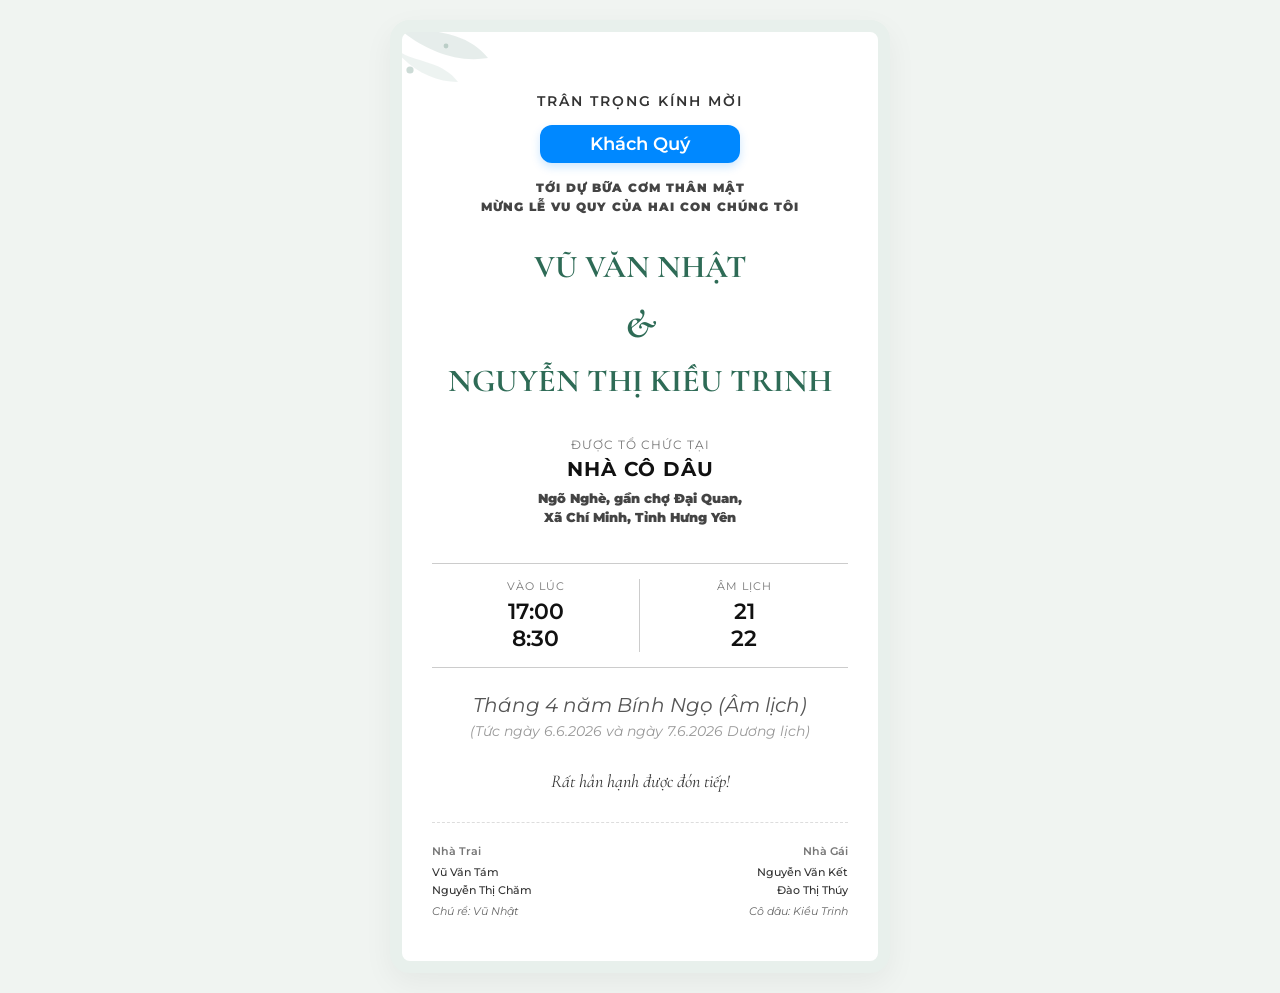
<file: index.html.html>
<!DOCTYPE html>
<html lang="vi">
<head>
    <meta charset="UTF-8">
    <meta name="viewport" content="width=device-width, initial-scale=1.0">
    <title>Thiệp Mời Thành Hôn</title>
    <link href="https://fonts.googleapis.com/css2?family=Cormorant+Garamond:ital,wght@0,500;0,700;1,400&family=Montserrat:wght@400;500;600&display=swap" rel="stylesheet">
    
    <style>
        :root {
            --primary-color: #2E6B56; /* Màu xanh lá cây đậm như thiệp gốc */
            --accent-color: #0088FF;  /* Màu xanh dương của khung người được mời */
            --text-dark: #333333;
            --bg-card: #FFFFFF;
        }

        * {
            box-sizing: border-box;
            margin: 0;
            padding: 0;
        }

        body {
            font-family: 'Montserrat', sans-serif;
            background-color: #f0f4f1;
            display: flex;
            justify-content: center;
            align-items: center;
            min-height: 100vh;
            padding: 20px;
        }

        /* Khung thiệp */
        .wedding-card {
            background-color: var(--bg-card);
            width: 100%;
            max-width: 500px;
            border: 12px solid #E8F0EC;
            border-radius: 20px;
            padding: 40px 30px;
            box-shadow: 0 10px 30px rgba(0,0,0,0.05);
            text-align: center;
            position: relative;
            overflow: hidden;
        }

        /* Họa tiết lá cây ở góc (mô phỏng bằng CSS thuần/SVG nhẹ) */
        .decor-top-left {
            position: absolute;
            top: -10px;
            left: -10px;
            width: 120px;
            opacity: 0.8;
            pointer-events: none;
        }

        .invitation-title {
            font-size: 14px;
            letter-spacing: 2px;
            color: var(--text-dark);
            font-weight: 600;
            margin-top: 20px;
            text-transform: uppercase;
        }

        /* Khung tên người được mời (Biến dễ dàng thay đổi) */
        .guest-box {
            display: inline-block;
            background-color: var(--accent-color);
            color: white;
            font-size: 18px;
            font-weight: 600;
            padding: 8px 25px;
            border-radius: 12px;
            margin: 15px 0;
            min-width: 200px;
            box-shadow: 0 4px 10px rgba(0, 136, 255, 0.2);
        }

        .invitation-text {
            font-size: 12px;
            font-weight: 1000;
            color: #444;
            letter-spacing: 1px;
            line-height: 1.6;
            text-transform: uppercase;
            margin-bottom: 30px;
        }

        /* Tên Cô dâu - Chú rể */
        .couple-names {
            font-family: 'Cormorant Garamond', serif;
            font-size: 32px;
            font-weight: 700;
            color: var(--primary-color);
            line-height: 1.3;
        }

        .ampersand {
            font-family: 'Cormorant Garamond', serif;
            font-size: 40px;
            font-style: italic;
            color: var(--primary-color);
            margin: 10px 0;
        }

        /* Địa điểm */
        .location-section {
            margin: 35px 0;
        }

        .location-title {
            font-size: 12px;
            letter-spacing: 1px;
            color: #777;
            text-transform: uppercase;
            margin-bottom: 5px;
        }

        .location-main {
            font-size: 20px;
            font-weight: 700;
            color: #111;
            letter-spacing: 1px;
            margin-bottom: 8px;
        }

        .location-detail {
            font-size: 13px;
            font-weight: 1000;
            color: #444;
            line-height: 1.5;
        }

        /* Khung thời gian */
        .time-container {
            display: grid;
            grid-template-columns: 1fr 1fr;
            border-top: 1px solid #ccc;
            border-bottom: 1px solid #ccc;
            padding: 15px 0;
            margin: 25px 0;
        }

        .time-box {
            display: flex;
            flex-direction: column;
            justify-content: center;
            align-items: center;
        }

        .time-box:first-child {
            border-right: 1px solid #ccc;
        }

        .time-label {
            font-size: 11px;
            color: #777;
            text-transform: uppercase;
            letter-spacing: 1px;
            margin-bottom: 5px;
        }

        .time-value {
            font-size: 22px;
            font-weight: 600;
            color: #111;
        }

        .lunar-subtext {
            font-size: 13px;
            font-style: italic;
            color: #555;
            margin-top: 15px;
        }

        .welcome-text {
            font-family: 'Cormorant Garamond', serif;
            font-style: italic;
            font-size: 18px;
            color: #333;
            margin: 30px 0;
        }

        /* Thông tin cha mẹ */
        .parents-section {
            display: flex;
            justify-content: space-between;
            align-items: flex-start;
            border-top: 1px dashed #ddd;
            padding-top: 20px;
            font-size: 11px;
            text-align: left;
            line-height: 1.6;
        }

        .parents-column {
            width: 45%;
        }

        .parents-title {
            font-weight: 600;
            color: #777;
            margin-bottom: 4px;
        }

        .parents-names {
            color: #333;
            font-weight: 500;
        }

        .role-note {
            font-style: italic;
            color: #666;
            margin-top: 4px;
            display: block;
        }
    </style>
</head>
<body>

    <div class="wedding-card">
        <svg class="decor-top-left" viewBox="0 0 100 100" fill="none" xmlns="http://www.w3.org/2000/svg">
            <path d="M0 0C30 10 60 5 80 30C50 35 20 20 0 0Z" fill="#2E6B56" opacity="0.15"/>
            <path d="M0 20C15 35 40 30 55 50C35 50 15 40 0 20Z" fill="#2E6B56" opacity="0.1"/>
            <circle cx="15" cy="40" r="3" fill="#2E6B56" opacity="0.3"/>
            <circle cx="45" cy="20" r="2" fill="#2E6B56" opacity="0.3"/>
        </svg>

        <p class="invitation-title">Trân trọng kính mời</p>
        
        <div class="guest-box" id="guest-name">Khách Quý</div>

        <p class="invitation-text">Tới dự bữa cơm thân mật<br>mừng lễ vu quy của hai con chúng tôi</p>

        <div class="couple-names">
            <div class="groom">VŨ VĂN NHẬT</div>
            <div class="ampersand">&</div>
            <div class="bride">NGUYỄN THỊ KIỀU TRINH</div>
        </div>

        <div class="location-section">
            <p class="location-title">Được tổ chức tại</p>
            <p class="location-main">NHÀ CÔ DÂU</p>
            <p class="location-detail">Ngõ Nghè, gần chợ Đại Quan,<br>Xã Chí Minh, Tỉnh Hưng Yên</p>
        </div>

        <div class="time-container">
            <div class="time-box">
                <p class="time-label">Vào lúc</p>
                <p class="time-value">17:00</p>
                <p class="time-value">8:30</p> 
            </div>
            <div class="time-box">
                <p class="time-label">Âm Lịch</p>
                <p class="time-value">21</p>
                <p class="time-value">22</p>
            </div>
        </div>
        
        <p class="lunar-subtext" style="font-size: 20px">Tháng 4 năm Bính Ngọ (Âm lịch)</p>
        <p class="lunar-subtext" style="margin-top: 5px; font-size: 14px; color: #999;">
            (Tức ngày 6.6.2026 và ngày 7.6.2026 Dương lịch)
        </p>

        <p class="welcome-text">Rất hân hạnh được đón tiếp!</p>

        <div class="parents-section">
            <div class="parents-column">
                <p class="parents-title">Nhà Trai</p>
                <p class="parents-names">
                    Vũ Văn Tám<br>
                    Nguyễn Thị Chăm
                </p>
                <span class="role-note">Chú rể: Vũ Nhật</span>
            </div>
            <div class="parents-column" style="text-align: right;">
                <p class="parents-title">Nhà Gái</p>
                <p class="parents-names">
                    Nguyễn Văn Kết<br>
                    Đào Thị Thúy
                </p>
                <span class="role-note">Cô dâu: Kiều Trinh</span>
            </div>
        </div>
    </div>
    <script>
        // Lấy toàn bộ tham số trên thanh địa chỉ
        const urlParams = new URLSearchParams(window.location.search);
        
        // Tìm tham số có tên là 'name'
        const guestName = urlParams.get('name');
        
        // Nếu trên link có truyền tên, thay thế chữ "Khách Quý" bằng tên đó
        if (guestName) {
            document.getElementById('guest-name').innerText = guestName;
        }
    </script>
</body>
</html>
</file>
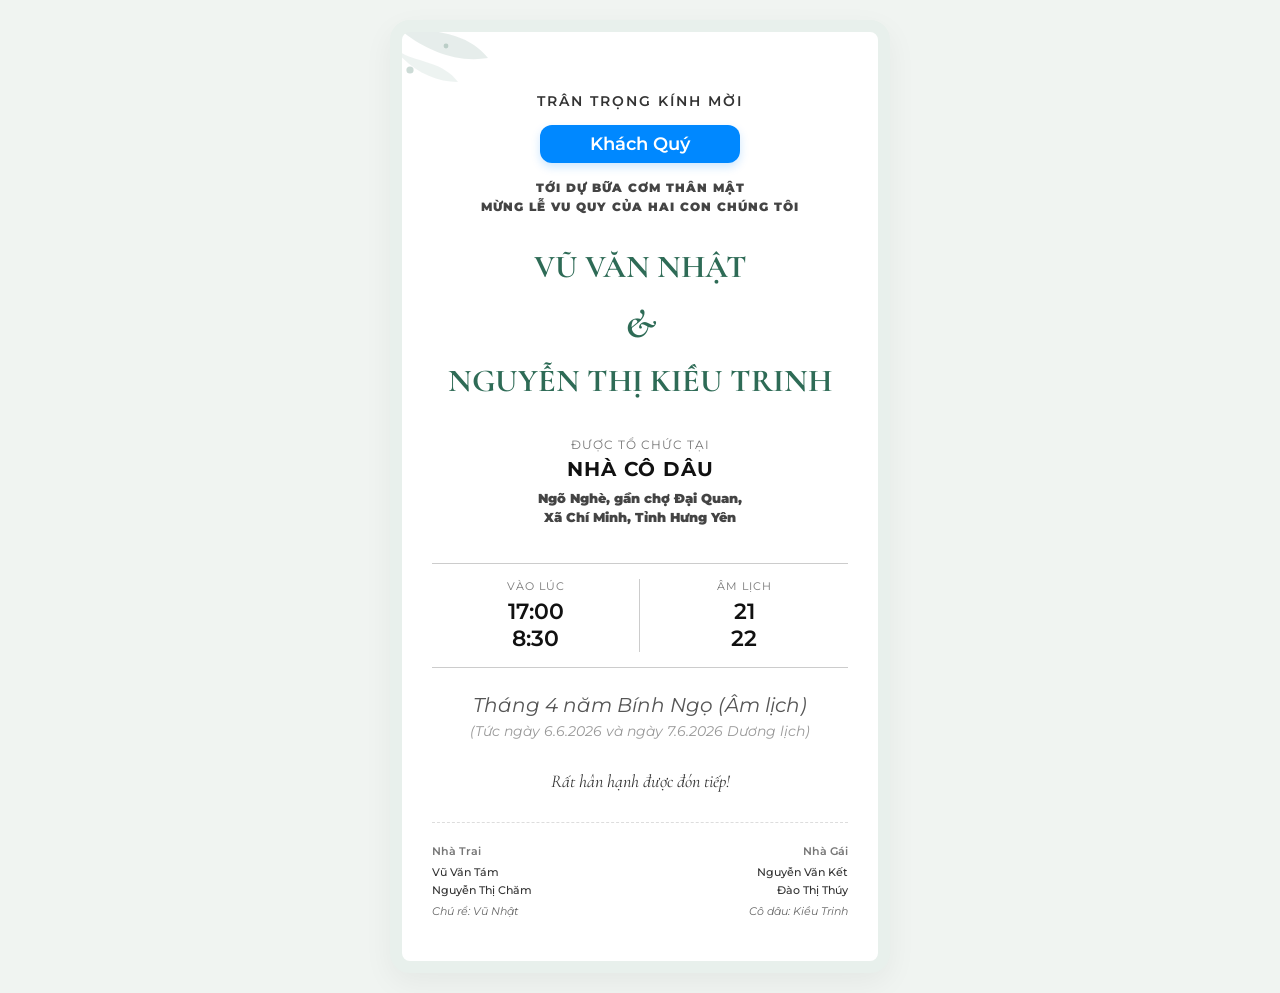
<file: weding_card.html>
<!DOCTYPE html>
<html lang="vi">
<head>
    <meta charset="UTF-8">
    <meta name="viewport" content="width=device-width, initial-scale=1.0">
    <title>Thiệp Mời Thành Hôn</title>
    <link href="https://fonts.googleapis.com/css2?family=Cormorant+Garamond:ital,wght@0,500;0,700;1,400&family=Montserrat:wght@400;500;600&display=swap" rel="stylesheet">
    
    <style>
        :root {
            --primary-color: #2E6B56; /* Màu xanh lá cây đậm như thiệp gốc */
            --accent-color: #0088FF;  /* Màu xanh dương của khung người được mời */
            --text-dark: #333333;
            --bg-card: #FFFFFF;
        }

        * {
            box-sizing: border-box;
            margin: 0;
            padding: 0;
        }

        body {
            font-family: 'Montserrat', sans-serif;
            background-color: #f0f4f1;
            display: flex;
            justify-content: center;
            align-items: center;
            min-height: 100vh;
            padding: 20px;
        }

        /* Khung thiệp */
        .wedding-card {
            background-color: var(--bg-card);
            width: 100%;
            max-width: 500px;
            border: 12px solid #E8F0EC;
            border-radius: 20px;
            padding: 40px 30px;
            box-shadow: 0 10px 30px rgba(0,0,0,0.05);
            text-align: center;
            position: relative;
            overflow: hidden;
        }

        /* Họa tiết lá cây ở góc (mô phỏng bằng CSS thuần/SVG nhẹ) */
        .decor-top-left {
            position: absolute;
            top: -10px;
            left: -10px;
            width: 120px;
            opacity: 0.8;
            pointer-events: none;
        }

        .invitation-title {
            font-size: 14px;
            letter-spacing: 2px;
            color: var(--text-dark);
            font-weight: 600;
            margin-top: 20px;
            text-transform: uppercase;
        }

        /* Khung tên người được mời (Biến dễ dàng thay đổi) */
        .guest-box {
            display: inline-block;
            background-color: var(--accent-color);
            color: white;
            font-size: 18px;
            font-weight: 600;
            padding: 8px 25px;
            border-radius: 12px;
            margin: 15px 0;
            min-width: 200px;
            box-shadow: 0 4px 10px rgba(0, 136, 255, 0.2);
        }

        .invitation-text {
            font-size: 12px;
            font-weight: 1000;
            color: #444;
            letter-spacing: 1px;
            line-height: 1.6;
            text-transform: uppercase;
            margin-bottom: 30px;
        }

        /* Tên Cô dâu - Chú rể */
        .couple-names {
            font-family: 'Cormorant Garamond', serif;
            font-size: 32px;
            font-weight: 700;
            color: var(--primary-color);
            line-height: 1.3;
        }

        .ampersand {
            font-family: 'Cormorant Garamond', serif;
            font-size: 40px;
            font-style: italic;
            color: var(--primary-color);
            margin: 10px 0;
        }

        /* Địa điểm */
        .location-section {
            margin: 35px 0;
        }

        .location-title {
            font-size: 12px;
            letter-spacing: 1px;
            color: #777;
            text-transform: uppercase;
            margin-bottom: 5px;
        }

        .location-main {
            font-size: 20px;
            font-weight: 700;
            color: #111;
            letter-spacing: 1px;
            margin-bottom: 8px;
        }

        .location-detail {
            font-size: 13px;
            font-weight: 1000;
            color: #444;
            line-height: 1.5;
        }

        /* Khung thời gian */
        .time-container {
            display: grid;
            grid-template-columns: 1fr 1fr;
            border-top: 1px solid #ccc;
            border-bottom: 1px solid #ccc;
            padding: 15px 0;
            margin: 25px 0;
        }

        .time-box {
            display: flex;
            flex-direction: column;
            justify-content: center;
            align-items: center;
        }

        .time-box:first-child {
            border-right: 1px solid #ccc;
        }

        .time-label {
            font-size: 11px;
            color: #777;
            text-transform: uppercase;
            letter-spacing: 1px;
            margin-bottom: 5px;
        }

        .time-value {
            font-size: 22px;
            font-weight: 600;
            color: #111;
        }

        .lunar-subtext {
            font-size: 13px;
            font-style: italic;
            color: #555;
            margin-top: 15px;
        }

        .welcome-text {
            font-family: 'Cormorant Garamond', serif;
            font-style: italic;
            font-size: 18px;
            color: #333;
            margin: 30px 0;
        }

        /* Thông tin cha mẹ */
        .parents-section {
            display: flex;
            justify-content: space-between;
            align-items: flex-start;
            border-top: 1px dashed #ddd;
            padding-top: 20px;
            font-size: 11px;
            text-align: left;
            line-height: 1.6;
        }

        .parents-column {
            width: 45%;
        }

        .parents-title {
            font-weight: 600;
            color: #777;
            margin-bottom: 4px;
        }

        .parents-names {
            color: #333;
            font-weight: 500;
        }

        .role-note {
            font-style: italic;
            color: #666;
            margin-top: 4px;
            display: block;
        }
    </style>
</head>
<body>

    <div class="wedding-card">
        <svg class="decor-top-left" viewBox="0 0 100 100" fill="none" xmlns="http://www.w3.org/2000/svg">
            <path d="M0 0C30 10 60 5 80 30C50 35 20 20 0 0Z" fill="#2E6B56" opacity="0.15"/>
            <path d="M0 20C15 35 40 30 55 50C35 50 15 40 0 20Z" fill="#2E6B56" opacity="0.1"/>
            <circle cx="15" cy="40" r="3" fill="#2E6B56" opacity="0.3"/>
            <circle cx="45" cy="20" r="2" fill="#2E6B56" opacity="0.3"/>
        </svg>

        <p class="invitation-title">Trân trọng kính mời</p>
        
        <div class="guest-box" id="guest-name">Khách Quý</div>

        <p class="invitation-text">Tới dự bữa cơm thân mật<br>mừng lễ vu quy của hai con chúng tôi</p>

        <div class="couple-names">
            <div class="groom">VŨ VĂN NHẬT</div>
            <div class="ampersand">&</div>
            <div class="bride">NGUYỄN THỊ KIỀU TRINH</div>
        </div>

        <div class="location-section">
            <p class="location-title">Được tổ chức tại</p>
            <p class="location-main">NHÀ CÔ DÂU</p>
            <p class="location-detail">Ngõ Nghè, gần chợ Đại Quan,<br>Xã Chí Minh, Tỉnh Hưng Yên</p>
        </div>

        <div class="time-container">
            <div class="time-box">
                <p class="time-label">Vào lúc</p>
                <p class="time-value">17:00</p>
                <p class="time-value">8:30</p> 
            </div>
            <div class="time-box">
                <p class="time-label">Âm Lịch</p>
                <p class="time-value">21</p>
                <p class="time-value">22</p>
            </div>
        </div>
        
        <p class="lunar-subtext" style="font-size: 20px">Tháng 4 năm Bính Ngọ (Âm lịch)</p>
        <p class="lunar-subtext" style="margin-top: 5px; font-size: 14px; color: #999;">
            (Tức ngày 6.6.2026 và ngày 7.6.2026 Dương lịch)
        </p>

        <p class="welcome-text">Rất hân hạnh được đón tiếp!</p>

        <div class="parents-section">
            <div class="parents-column">
                <p class="parents-title">Nhà Trai</p>
                <p class="parents-names">
                    Vũ Văn Tám<br>
                    Nguyễn Thị Chăm
                </p>
                <span class="role-note">Chú rể: Vũ Nhật</span>
            </div>
            <div class="parents-column" style="text-align: right;">
                <p class="parents-title">Nhà Gái</p>
                <p class="parents-names">
                    Nguyễn Văn Kết<br>
                    Đào Thị Thúy
                </p>
                <span class="role-note">Cô dâu: Kiều Trinh</span>
            </div>
        </div>
    </div>
    <script>
        // Lấy toàn bộ tham số trên thanh địa chỉ
        const urlParams = new URLSearchParams(window.location.search);
        
        // Tìm tham số có tên là 'name'
        const guestName = urlParams.get('name');
        
        // Nếu trên link có truyền tên, thay thế chữ "Khách Quý" bằng tên đó
        if (guestName) {
            document.getElementById('guest-name').innerText = guestName;
        }
    </script>
</body>
</html>
</file>
<file: style.css>
:root {
    --primary-color: #1E4638;
    --primary-hover: #122C23;
    --accent-gold: #C5A059;
    --accent-gold-light: #F7F4EF;
    --text-dark: #222222;
    --text-muted: #555555;
    --bg-card: #FFFFFF;
    --bg-body: #F4F0E6;
    --border-soft: #E5DDD0;
}

* { box-sizing: border-box; margin: 0; padding: 0; }

body {
    font-family: 'Montserrat', sans-serif;
    background-color: var(--bg-body);
    display: flex;
    flex-direction: column;
    align-items: center;
    min-height: 100vh;
    padding: 20px 15px;
    color: var(--text-dark);
}

/* ====================================
   MÀN HÌNH VỎ THIỆP 3D CHÂN THỰC
   ==================================== */
.envelope-wrapper {
    position: fixed;
    top: 0; left: 0; width: 100%; height: 100%;
    background: radial-gradient(ellipse at center, #FAF7F2 0%, #EDE6DB 60%, #DDD3C4 100%);
    display: flex;
    flex-direction: column;
    align-items: center;
    justify-content: center;
    z-index: 1000;
}

.envelope-glow {
    position: absolute;
    width: 600px; height: 600px;
    background: radial-gradient(circle, rgba(197, 160, 89, 0.15) 0%, transparent 70%);
    pointer-events: none;
    animation: glowPulse 3s ease-in-out infinite;
}

@keyframes glowPulse {
    0%, 100% { transform: scale(1); opacity: 0.8; }
    50% { transform: scale(1.15); opacity: 1; }
}

/* ── SCENE & ENVELOPE WRAPPER ── */
.scene {
    perspective: 1400px;
    margin-bottom: 20px;
    z-index: 2;
}

.envelope3d {
    position: relative;
    width: 400px;
    height: 270px;
}

/* ── NẮP PHONG THƯ: nằm NGOÀI clip, xoay tự do ── */
.env-flap-wrap {
    position: absolute;
    top: 0; left: 0;
    width: 100%;
    height: 155px;
    transform-origin: top center;
    transform-style: preserve-3d;
    transition: transform 0.95s cubic-bezier(0.33, 1, 0.68, 1);
    z-index: 20;  /* trên clip zone */
}

.env-flap-wrap.flap-opened {
    transform: rotateX(-178deg);
}

/* Mặt TRƯỚC nắp — xanh lá đậm */
.env-flap-front {
    position: absolute;
    inset: 0;
    backface-visibility: hidden;
    overflow: hidden;
}
.env-flap-front::after {
    content: '';
    position: absolute;
    top: 0; left: 0;
    border-top: 155px solid #183426;
    border-left: 200px solid transparent;
    border-right: 200px solid transparent;
    filter: drop-shadow(0 5px 10px rgba(0,0,0,0.25));
}

/* Mặt SAU nắp — màu kem, hiện khi lật */
.env-flap-back {
    position: absolute;
    inset: 0;
    backface-visibility: hidden;
    transform: rotateX(180deg);
    overflow: hidden;
}
.env-flap-back::after {
    content: '';
    position: absolute;
    top: 0; left: 0;
    border-top: 155px solid #EDE5D8;
    border-left: 200px solid transparent;
    border-right: 200px solid transparent;
}

/* ── CLIP ZONE: ôm phần thân, ẩn thiệp bên trong ── */
.env-clip {
    position: absolute;
    inset: 0;
    border-radius: 10px;
    overflow: hidden;   /* ← key: clip nội dung bên trong */
    z-index: 5;
}

/* ── THÂN PHONG THƯ ── */
.env-body {
    position: absolute;
    inset: 0;
    background: linear-gradient(160deg, #1a3d31 0%, #1E4638 40%, #163329 100%);
    border-radius: 10px;
    box-shadow:
        0 30px 70px rgba(20, 50, 38, 0.35),
        0 10px 25px rgba(0,0,0,0.15);
}

.env-pattern {
    position: absolute;
    inset: 0;
    background-image: repeating-linear-gradient(
        45deg,
        transparent, transparent 18px,
        rgba(197,160,89,0.045) 18px, rgba(197,160,89,0.045) 19px
    );
}

/* Viền vàng tinh tế bên trong */
.env-body::before {
    content: '';
    position: absolute;
    inset: 9px;
    border: 1px solid rgba(197,160,89,0.3);
    border-radius: 4px;
    pointer-events: none;
}

/* Cạnh trái */
.env-left-flap {
    position: absolute;
    left: 0; top: 0;
    border-left: 200px solid #183426;
    border-top: 135px solid transparent;
    border-bottom: 135px solid transparent;
    border-radius: 10px 0 0 10px;
    z-index: 2;
}

/* Cạnh phải */
.env-right-flap {
    position: absolute;
    right: 0; top: 0;
    border-right: 200px solid #183426;
    border-top: 135px solid transparent;
    border-bottom: 135px solid transparent;
    border-radius: 0 10px 10px 0;
    z-index: 2;
}

/* Đáy phong thư */
.env-bottom-flap {
    position: absolute;
    bottom: 0; left: 0;
    border-bottom: 130px solid #122D22;
    border-left: 200px solid transparent;
    border-right: 200px solid transparent;
    border-radius: 0 0 10px 10px;
    z-index: 3;
}

/* ── THIỆP NHỎ ẨN BÊN TRONG — trượt lên khi mở ── */
.mini-card {
    position: absolute;
    bottom: -230px;   /* ← HOÀN TOÀN ẨN ban đầu */
    left: 50%;
    transform: translateX(-50%);
    width: 330px;
    height: 215px;
    background: linear-gradient(160deg, #FDFCF9 0%, #F7F2E8 100%);
    border-radius: 6px;
    border: 1px solid rgba(197,160,89,0.4);
    box-shadow: 0 -4px 20px rgba(0,0,0,0.1);
    z-index: 4;
    overflow: hidden;
    transition: bottom 1s cubic-bezier(0.34, 1.56, 0.64, 1);
    pointer-events: none;
}

.mini-card::before {
    content: '';
    position: absolute;
    inset: 7px;
    border: 1px solid rgba(197,160,89,0.22);
    border-radius: 3px;
}

/* Trượt lên: bottom từ -230 → 8px (hiện trong envelope rồi tiếp tục lên) */
.mini-card.card-rising {
    bottom: 8px;
}

.mini-card-inner {
    display: flex; flex-direction: column;
    align-items: center; justify-content: center;
    height: 100%; padding: 18px; text-align: center;
}

.mini-card-title {
    font-family: 'Cormorant Garamond', serif;
    font-size: 11px; font-style: italic;
    color: #999; letter-spacing: 1px; margin-bottom: 5px;
}

.mini-card-name {
    font-family: 'Dancing Script', cursive;
    font-size: 26px; font-weight: 700;
    color: var(--primary-color); margin-bottom: 8px;
    max-width: 270px; word-break: break-word; line-height: 1.2;
}

.mini-couple {
    font-family: 'Cormorant Garamond', serif;
    font-size: 17px; font-weight: 700; color: #333; letter-spacing: 0.5px;
}

.mini-flower {
    font-size: 20px; color: var(--accent-gold); margin-top: 7px;
    animation: spin 8s linear infinite;
}

@keyframes spin { from { transform: rotate(0deg); } to { transform: rotate(360deg); } }

/* ── CON DẤU SÁP ── */
.seal3d {
    position: absolute;
    top: 50%; left: 50%;
    transform: translate(-50%, -50%);
    width: 76px; height: 76px;
    z-index: 25;   /* trên cả flap-wrap */
    display: flex; flex-direction: column;
    align-items: center; justify-content: center;
    cursor: pointer;
    transition: opacity 0.55s ease, transform 0.6s cubic-bezier(0.34,1.56,0.64,1);
    /* Hiệu ứng nhịp tim gợi ý nhấn vào */
    animation: sealPulse 2.2s ease-in-out infinite;
}

@keyframes sealPulse {
    0%, 100% { filter: drop-shadow(0 6px 16px rgba(197,160,89,0.5)); transform: translate(-50%, -50%) scale(1); }
    50%       { filter: drop-shadow(0 10px 24px rgba(197,160,89,0.85)); transform: translate(-50%, -50%) scale(1.07); }
}

.seal3d:hover {
    animation: none;
    transform: translate(-50%, -50%) scale(1.1) !important;
    filter: drop-shadow(0 12px 28px rgba(197,160,89,0.9));
}

.seal-ring {
    position: absolute; inset: 0; border-radius: 50%;
    background: conic-gradient(
        #F5DE9E 0deg, #C5A059 60deg, #F5DE9E 120deg,
        #C5A059 180deg, #F5DE9E 240deg, #C5A059 300deg, #F5DE9E 360deg
    );
    box-shadow: 0 8px 22px rgba(0,0,0,0.4), inset 0 2px 4px rgba(255,255,255,0.35);
}

.seal-ring::before {
    content: '';
    position: absolute;
    inset: 6px; border-radius: 50%;
    background: radial-gradient(circle at 35% 35%, #F6DF9E, #B8922A);
}

.seal3d .seal-inner {
    position: relative;
    font-family: 'Cormorant Garamond', serif;
    font-size: 14px; font-weight: 700;
    color: #3A2206; letter-spacing: 1.5px; z-index: 1;
    text-shadow: 0 1px 1px rgba(255,255,255,0.3);
}

/* Gợi ý nhấn (ngón tay) */
.tap-hint {
    position: absolute;
    bottom: -38px; left: 50%;
    transform: translateX(-50%);
    font-size: 22px;
    animation: tapBounce 1.4s ease-in-out infinite;
    pointer-events: none;
    line-height: 1;
}

@keyframes tapBounce {
    0%, 100% { transform: translateX(-50%) translateY(0);   opacity: 0.9; }
    50%       { transform: translateX(-50%) translateY(6px); opacity: 0.55; }
}

/* Trạng thái vỡ khi click */
.seal3d.seal-open {
    animation: sealBreak 0.55s ease forwards !important;
}

@keyframes sealBreak {
    0%   { opacity: 1; transform: translate(-50%,-50%) scale(1) rotate(0deg); }
    40%  { opacity: 0.8; transform: translate(-50%,-50%) scale(1.3) rotate(8deg); }
    100% { opacity: 0; transform: translate(-50%,-50%) scale(0.4) rotate(-20deg); }
}

/* ── TEXT KÍNH MỜI VÀ LABEL GỢI Ý ── */
.envelope-invite-text {
    margin-top: 20px; text-align: center; transition: opacity 0.4s ease;
}

.env-title {
    font-family: 'Cormorant Garamond', serif;
    font-size: 18px; font-style: italic; color: #665C4E; margin-bottom: 4px;
}

.env-guest-name {
    font-family: 'Dancing Script', cursive;
    font-size: 42px; font-weight: 700; color: var(--primary-color);
}

.tap-label {
    font-family: 'Cormorant Garamond', serif;
    font-size: 14px; font-style: italic;
    color: #8A7A65;
    margin-top: 10px;
    letter-spacing: 0.5px;
    transition: opacity 0.4s;
}

/* ── SPARKLES ── */
.sparkles {
    position: absolute;
    width: 100%; height: 100%;
    top: 0; left: 0;
    pointer-events: none;
}

.sparkle {
    position: absolute;
    color: var(--accent-gold);
    opacity: 0;
    animation: floatSparkle 4.5s infinite ease-in-out;
}

.s1 { top: 18%; left: 10%;  font-size: 22px; animation-delay: 0s; }
.s2 { top: 12%; right: 13%; font-size: 16px; animation-delay: 1.2s; }
.s3 { bottom: 22%; left: 18%; font-size: 20px; animation-delay: 2.3s; }
.s4 { bottom: 15%; right: 8%;  font-size: 14px; animation-delay: 0.7s; }
.s5 { top: 48%; right: 22%;   font-size: 18px; animation-delay: 1.8s; }
.s6 { top: 35%; left: 5%;    font-size: 18px; animation-delay: 3.1s; }

@keyframes floatSparkle {
    0%   { transform: translateY(18px) scale(0.5) rotate(0deg);  opacity: 0; }
    40%  { opacity: 0.85; }
    100% { transform: translateY(-45px) scale(1.2) rotate(25deg); opacity: 0; }
}

/* ====================================
   KHUNG THIỆP CHÍNH
   ==================================== */
.wedding-card-container {
    width: 100%;
    max-width: 500px;
    transition: opacity 0.9s ease;
    transform: translateY(20px);
}

.wedding-card {
    background-color: var(--bg-card);
    width: 100%;
    border: 12px solid #EAE4D8;
    border-radius: 24px;
    padding: 45px 30px;
    box-shadow: 0 20px 55px rgba(53,46,35,0.1);
    text-align: center;
    position: relative;
    overflow: hidden;
}

.wedding-card::before {
    content: '';
    position: absolute;
    top: 14px; left: 14px; right: 14px; bottom: 14px;
    border: 1px solid var(--accent-gold);
    border-radius: 14px;
    pointer-events: none;
    z-index: 2;
    opacity: 0.55;
}

.decor-top-left {
    position: absolute; top: -5px; left: -5px;
    width: 130px; opacity: 0.85; pointer-events: none; z-index: 1;
}
.decor-top-right {
    position: absolute; top: -5px; right: -5px;
    width: 130px; opacity: 0.85; pointer-events: none; z-index: 1;
}

.invitation-title {
    font-family: 'Montserrat', sans-serif;
    font-size: 11px;
    letter-spacing: 3.5px;
    color: var(--text-muted);
    font-weight: 600;
    margin-top: 15px;
    text-transform: uppercase;
}

.guest-box {
    display: inline-block;
    color: var(--primary-color);
    font-family: 'Dancing Script', cursive;
    font-size: 42px;
    font-weight: 700;
    margin: 12px 0 18px;
    max-width: 100%;
    word-wrap: break-word;
    line-height: 1.2;
    border-bottom: 2px dashed var(--accent-gold);
    padding: 0 15px 5px;
}

.invitation-text {
    font-family: 'Cormorant Garamond', serif;
    font-size: 15px;
    font-weight: 600;
    color: #444;
    letter-spacing: 1px;
    line-height: 1.7;
    margin-bottom: 28px;
}

.couple-names {
    font-family: 'Cormorant Garamond', serif;
    font-size: 34px;
    font-weight: 700;
    color: var(--primary-color);
    line-height: 1.2;
    letter-spacing: 0.5px;
}

.ampersand {
    font-family: 'Dancing Script', cursive;
    font-size: 46px;
    font-weight: 700;
    color: var(--accent-gold);
    margin: 2px 0;
}

/* ── ẢNH CÔ DÂU CHÚ RỂ ── */
.couple-photo-wrapper {
    margin: 28px auto 10px;
    display: flex;
    flex-direction: column;
    align-items: center;
    gap: 12px;
}

.couple-photo-frame {
    position: relative;
    width: 260px;
    border-radius: 12px;
    overflow: visible;
    display: inline-block;
}

/* Bốn góc khung vàng trang trí */
.photo-corner {
    position: absolute;
    width: 28px; height: 28px;
    z-index: 3;
    pointer-events: none;
}
.photo-corner::before,
.photo-corner::after {
    content: '';
    position: absolute;
    background: var(--accent-gold);
}
.photo-corner::before { width: 100%; height: 2px; top: 0; left: 0; }
.photo-corner::after  { width: 2px; height: 100%; top: 0; left: 0; }

.photo-corner.tl { top: -4px; left: -4px; }
.photo-corner.tr { top: -4px; right: -4px; transform: scaleX(-1); }
.photo-corner.bl { bottom: -4px; left: -4px; transform: scaleY(-1); }
.photo-corner.br { bottom: -4px; right: -4px; transform: scale(-1); }

.couple-photo {
    width: 100%;
    height: 340px;
    object-fit: cover;
    object-position: center top;
    border-radius: 12px;
    display: block;
    box-shadow:
        0 12px 35px rgba(30,70,56,0.18),
        0 4px 10px rgba(0,0,0,0.1);
    border: 4px solid #FFFFFF;
    outline: 1px solid rgba(197,160,89,0.4);
}

.photo-caption {
    font-family: 'Cormorant Garamond', serif;
    font-style: italic;
    font-size: 14.5px;
    color: #7A6F5D;
    letter-spacing: 1px;
}

/* ── ĐỊA CHỈ & BẢN ĐỒ ── */
.location-wrapper {
    margin: 30px 0 22px;
    display: flex;
    flex-direction: column;
    align-items: center;
    gap: 14px;
    background-color: var(--accent-gold-light);
    padding: 20px;
    border-radius: 16px;
    border: 1px solid var(--border-soft);
}

.location-title {
    font-family: 'Montserrat', sans-serif;
    font-size: 11px; letter-spacing: 1.5px; color: #7A6F5D;
    text-transform: uppercase; font-weight: 700; margin-bottom: 5px;
}

.location-main {
    font-family: 'Cormorant Garamond', serif;
    font-size: 22px; font-weight: 700;
    color: var(--primary-color); letter-spacing: 1px; margin-bottom: 6px;
}

.location-detail {
    font-size: 13.5px; font-weight: 500; color: #333; line-height: 1.65;
}

.map-embed {
    width: 100%; border-radius: 12px; overflow: hidden;
    box-shadow: 0 5px 15px rgba(0,0,0,0.07);
    border: 1px solid var(--border-soft);
}

.map-embed iframe { width: 100%; height: 160px; border: none; display: block; }

.map-link-btn {
    display: inline-block;
    background-color: var(--primary-color);
    color: #FFF; text-decoration: none;
    padding: 10px 26px; border-radius: 50px;
    font-size: 12px; font-weight: 600; letter-spacing: 1px;
    text-transform: uppercase;
    transition: all 0.2s ease;
    box-shadow: 0 4px 12px rgba(30,70,56,0.2);
}

.map-link-btn:hover {
    background-color: var(--primary-hover);
    transform: translateY(-1px);
    box-shadow: 0 6px 16px rgba(30,70,56,0.32);
}
.map-link-btn::after { content: ' →'; }

/* ── TIMELINE ── */
.event-timeline { margin: 25px 0 35px; padding: 10px 0; }

.event-item {
    padding: 20px 15px;
    background-color: #FAF9F6;
    border: 1px solid var(--border-soft);
    border-radius: 14px;
    transition: transform 0.3s ease, box-shadow 0.3s ease;
}
.event-item:hover {
    transform: scale(1.015);
    box-shadow: 0 8px 25px rgba(30,70,56,0.09);
}

.event-name {
    font-family: 'Cormorant Garamond', serif;
    font-size: 21px; font-weight: 700;
    color: var(--primary-color); text-transform: uppercase;
    letter-spacing: 1px; margin-bottom: 8px;
}
.event-time { font-size: 28px; font-weight: 700; color: var(--text-dark); margin-bottom: 6px; }
.event-date { font-size: 13px; font-weight: 600; color: #444; text-transform: uppercase; letter-spacing: 0.5px; margin-bottom: 4px; }
.event-lunar { font-size: 13px; font-style: italic; color: #666; }

.event-divider {
    height: 1px;
    background: linear-gradient(to right, transparent, var(--accent-gold), transparent);
    margin: 20px auto; width: 80%;
}

.welcome-text {
    font-family: 'Cormorant Garamond', serif;
    font-style: italic; font-size: 16.5px; color: #444;
    margin: 32px 0; line-height: 1.65; padding: 0 10px;
}

/* ── PHỤ HUYNH ── */
.parents-section {
    display: flex; justify-content: space-between; align-items: flex-start;
    border-top: 1px dashed var(--accent-gold);
    padding-top: 25px; font-size: 13px; text-align: left; line-height: 1.6;
}
.parents-column { width: 48%; }
.parents-column-right { text-align: right; }
.parents-title { font-weight: 700; color: #7A6F5D; margin-bottom: 6px; text-transform: uppercase; letter-spacing: 0.5px; font-size: 12px; }
.parents-names { color: var(--text-dark); font-weight: 600; font-family: 'Cormorant Garamond', serif; font-size: 16px; line-height: 1.4; }
.role-note { font-style: italic; color: #666; margin-top: 6px; display: block; font-size: 12px; }

/* ── ADMIN PANEL ── */
.admin-panel {
    background-color: #FFF;
    width: 100%; margin-top: 28px; padding: 24px;
    border-radius: 16px;
    box-shadow: 0 5px 20px rgba(0,0,0,0.04);
    border: 1px solid var(--border-soft);
}
.admin-title { font-size: 14px; font-weight: 600; color: var(--primary-color); margin-bottom: 15px; text-align: center; letter-spacing: 0.5px; }
.admin-form-group { display: flex; flex-direction: column; gap: 14px; }
.admin-input { width: 100%; padding: 12px 15px; border: 1px solid #D1C7BD; border-radius: 8px; font-family: inherit; font-size: 14px; outline: none; background: #FFFDFB; transition: border-color 0.2s; }
.admin-input:focus { border-color: var(--primary-color); }
select.admin-input { cursor: pointer; }
.admin-btn { width: 100%; background-color: var(--primary-color); color: white; border: none; padding: 13px 20px; border-radius: 8px; font-weight: 600; cursor: pointer; font-size: 14px; transition: background 0.2s; }
.admin-btn:hover { background-color: var(--primary-hover); }

/* ── TOAST ── */
.toast-notification {
    position: fixed; top: -70px; left: 50%;
    transform: translateX(-50%);
    background-color: #205440; color: white;
    padding: 14px 28px; border-radius: 30px;
    font-size: 13.5px; font-weight: 500;
    box-shadow: 0 8px 20px rgba(0,0,0,0.15);
    z-index: 9999;
    transition: top 0.4s cubic-bezier(0.175,0.885,0.32,1.275), opacity 0.3s;
    opacity: 0; pointer-events: none; white-space: nowrap;
}
.toast-notification.show { top: 25px; opacity: 1; }

/* ── RESPONSIVE ── */
@media (max-width: 480px) {
    body { padding: 12px 10px; }

    /* -- Envelope scale down -- */
    .envelope3d { width: 310px; height: 210px; }
    .env-flap-wrap { height: 120px; }
    .env-flap-front::after {
        border-top-width: 120px;
        border-left-width: 155px;
        border-right-width: 155px;
    }
    .env-flap-back::after {
        border-top-width: 120px;
        border-left-width: 155px;
        border-right-width: 155px;
    }
    .env-left-flap  { border-left-width: 155px; border-top-width: 105px; border-bottom-width: 105px; }
    .env-right-flap { border-right-width: 155px; border-top-width: 105px; border-bottom-width: 105px; }
    .env-bottom-flap { border-bottom-width: 100px; border-left-width: 155px; border-right-width: 155px; }
    .mini-card { width: 248px; height: 170px; bottom: -185px; }
    .mini-card.card-rising { bottom: 6px; }
    .mini-card-name { font-size: 22px; }
    .seal3d { width: 65px; height: 65px; }
    .env-guest-name { font-size: 35px; }

    /* -- Card -- */
    .wedding-card { border-width: 8px; padding: 35px 18px; border-radius: 18px; }
    .guest-box { font-size: 34px; }
    .couple-names { font-size: 27px; }
    .ampersand { font-size: 38px; }
    .couple-photo { height: 280px; }
    .couple-photo-frame { width: 220px; }
    .location-wrapper { padding: 15px; border-radius: 12px; }
    .location-main { font-size: 19px; }
    .map-embed iframe { height: 130px; }
    .event-name { font-size: 18px; }
    .event-time { font-size: 24px; }
    .event-date, .event-lunar { font-size: 12px; }
    .parents-names { font-size: 14px; }
}

@media (max-width: 360px) {
    .envelope3d { width: 270px; height: 185px; }
    .env-flap-wrap { height: 105px; }
    .env-flap-front::after, .env-flap-back::after {
        border-top-width: 105px;
        border-left-width: 135px;
        border-right-width: 135px;
    }
    .env-left-flap  { border-left-width: 135px; border-top-width: 92px; border-bottom-width: 92px; }
    .env-right-flap { border-right-width: 135px; border-top-width: 92px; border-bottom-width: 92px; }
    .env-bottom-flap { border-bottom-width: 90px; border-left-width: 135px; border-right-width: 135px; }
    .mini-card { width: 212px; height: 150px; bottom: -160px; }
    .mini-card.card-rising { bottom: 5px; }

    .wedding-card { padding: 28px 13px; }
    .guest-box { font-size: 28px; }
    .couple-names { font-size: 23px; }
    .couple-photo { height: 240px; }
    .couple-photo-frame { width: 190px; }
}
</file>
